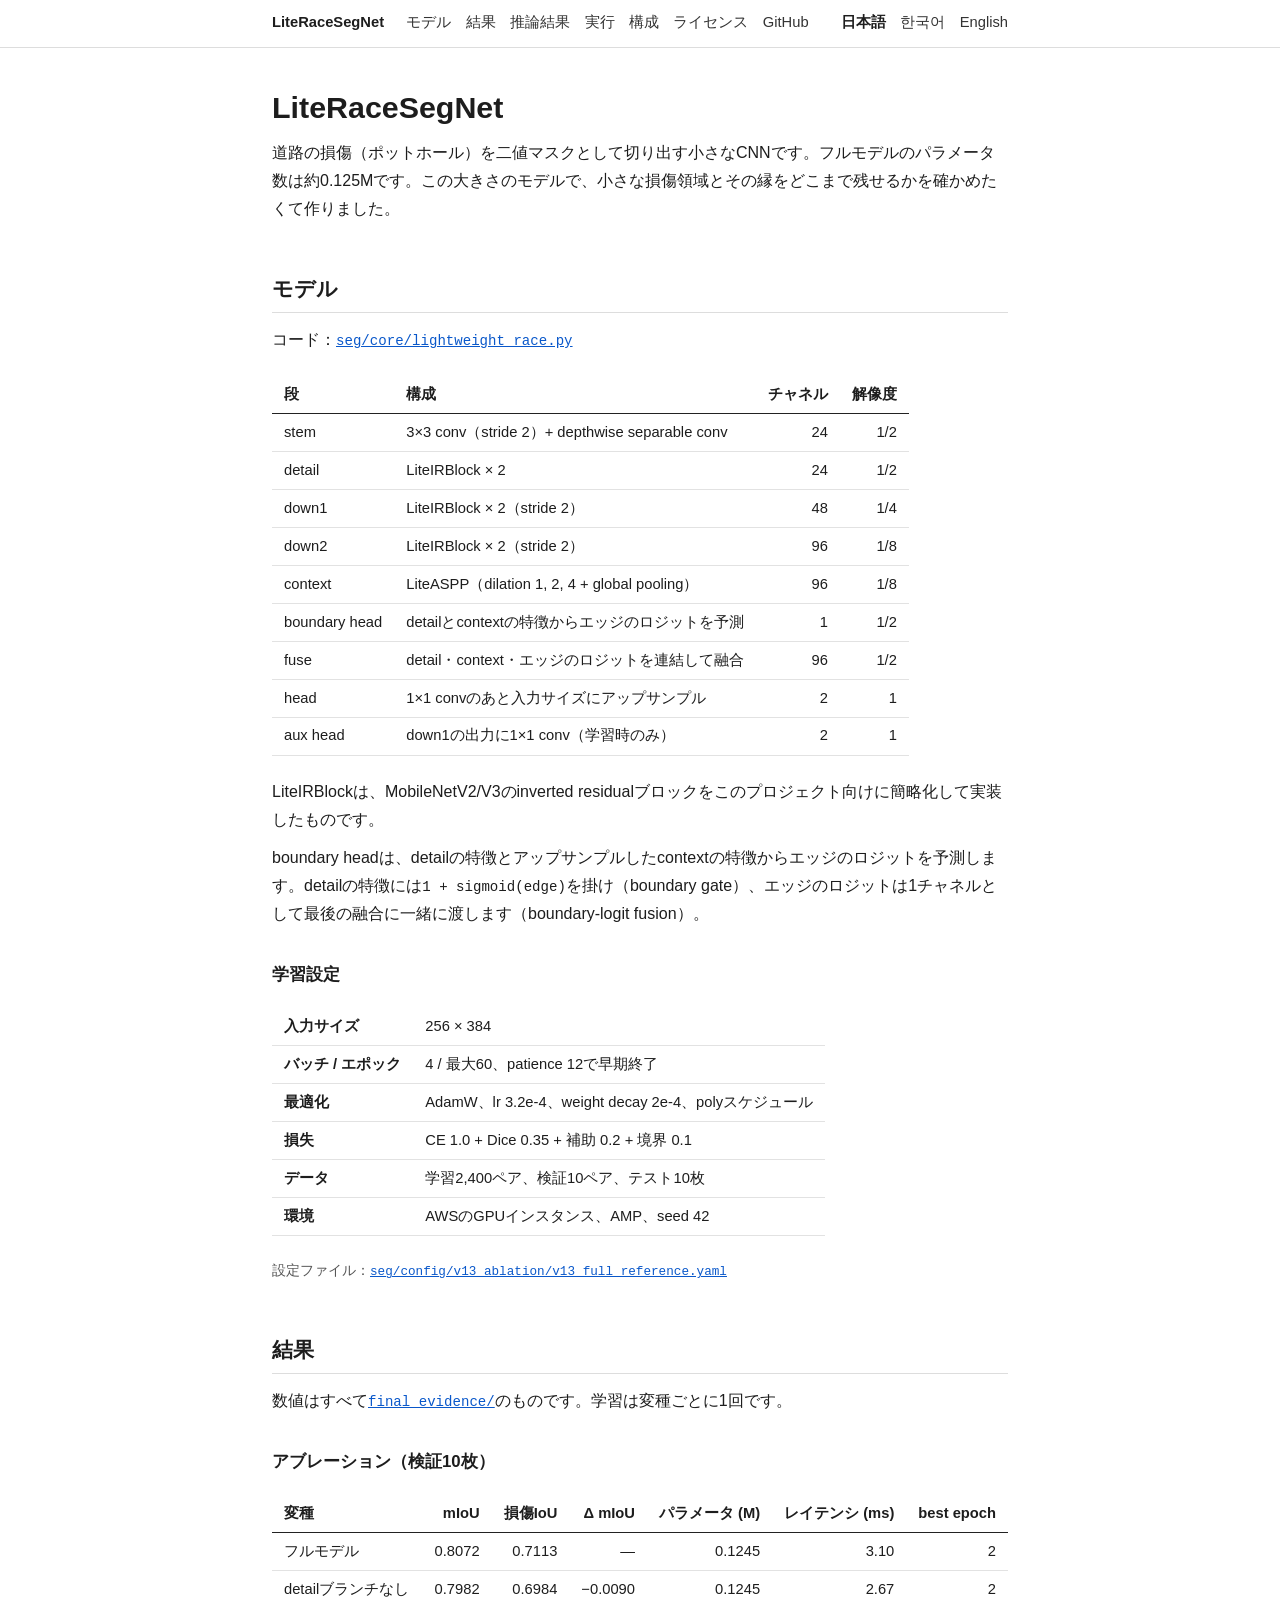
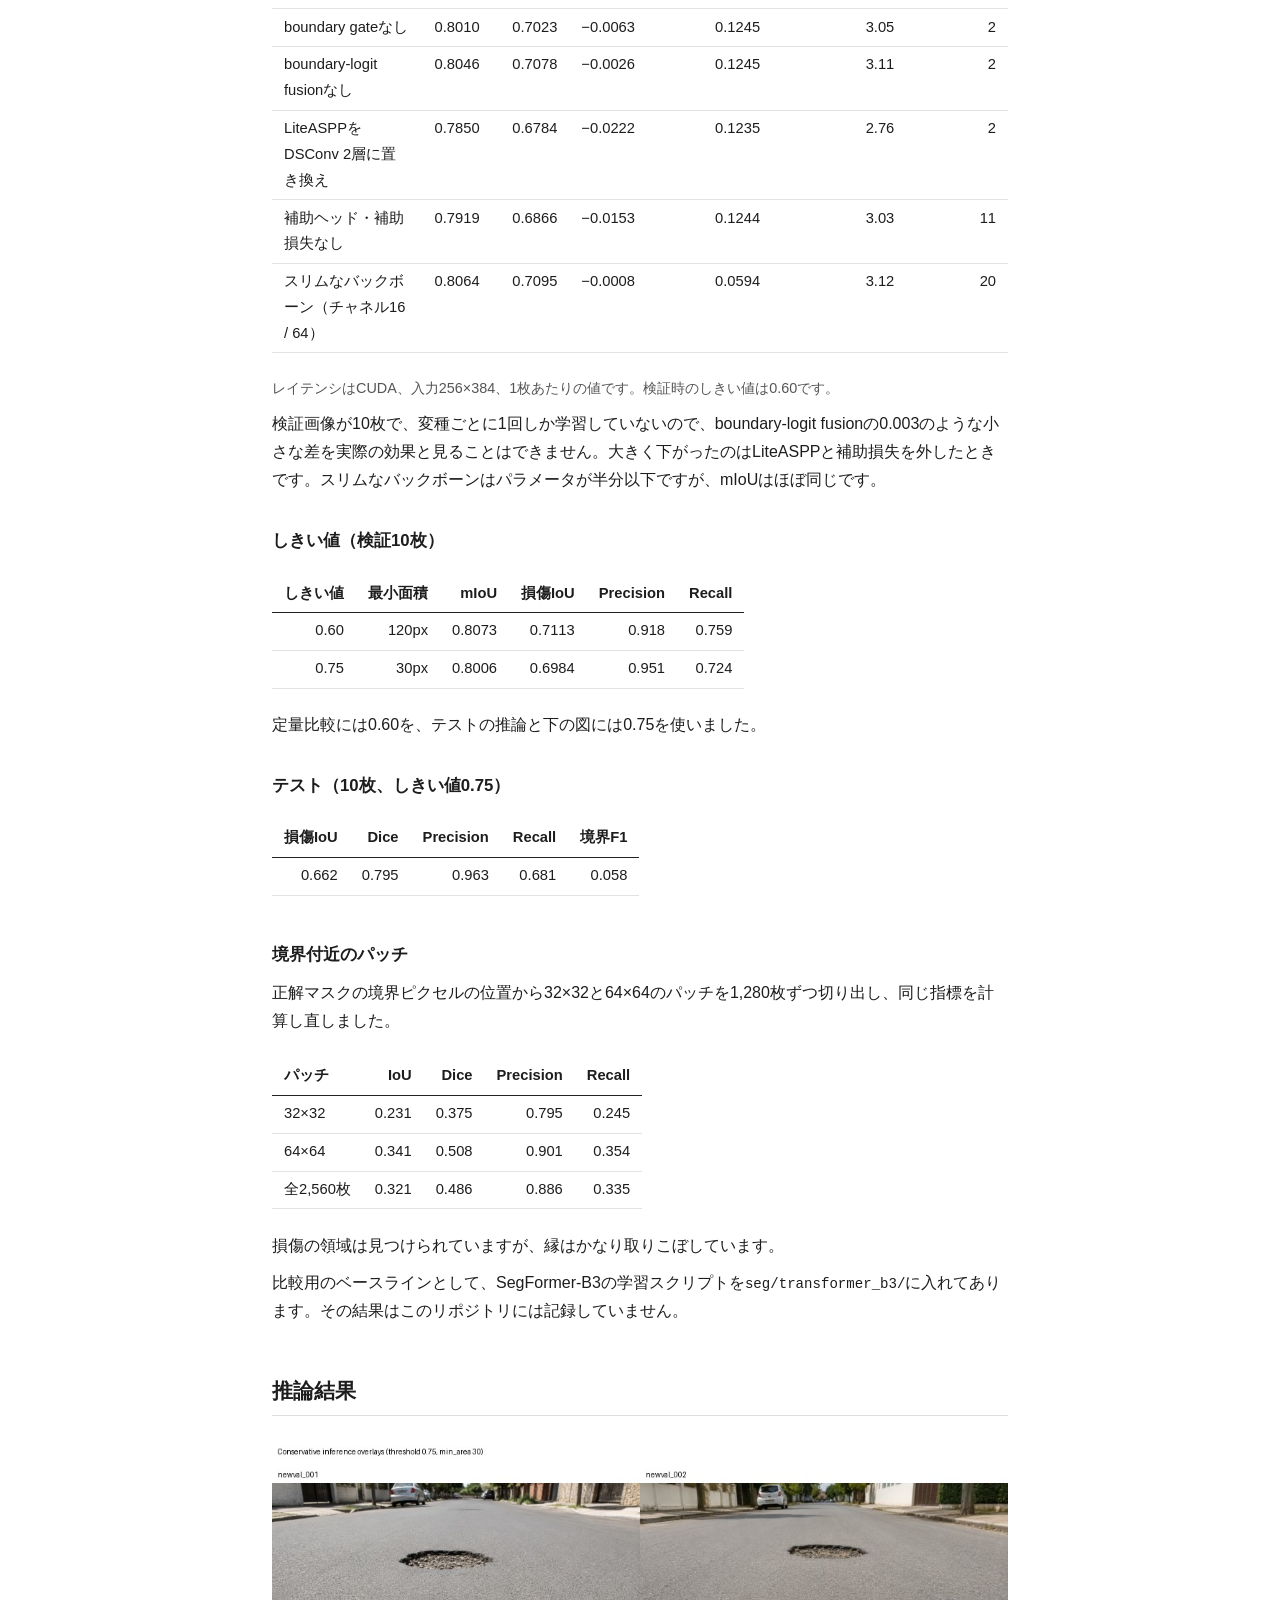
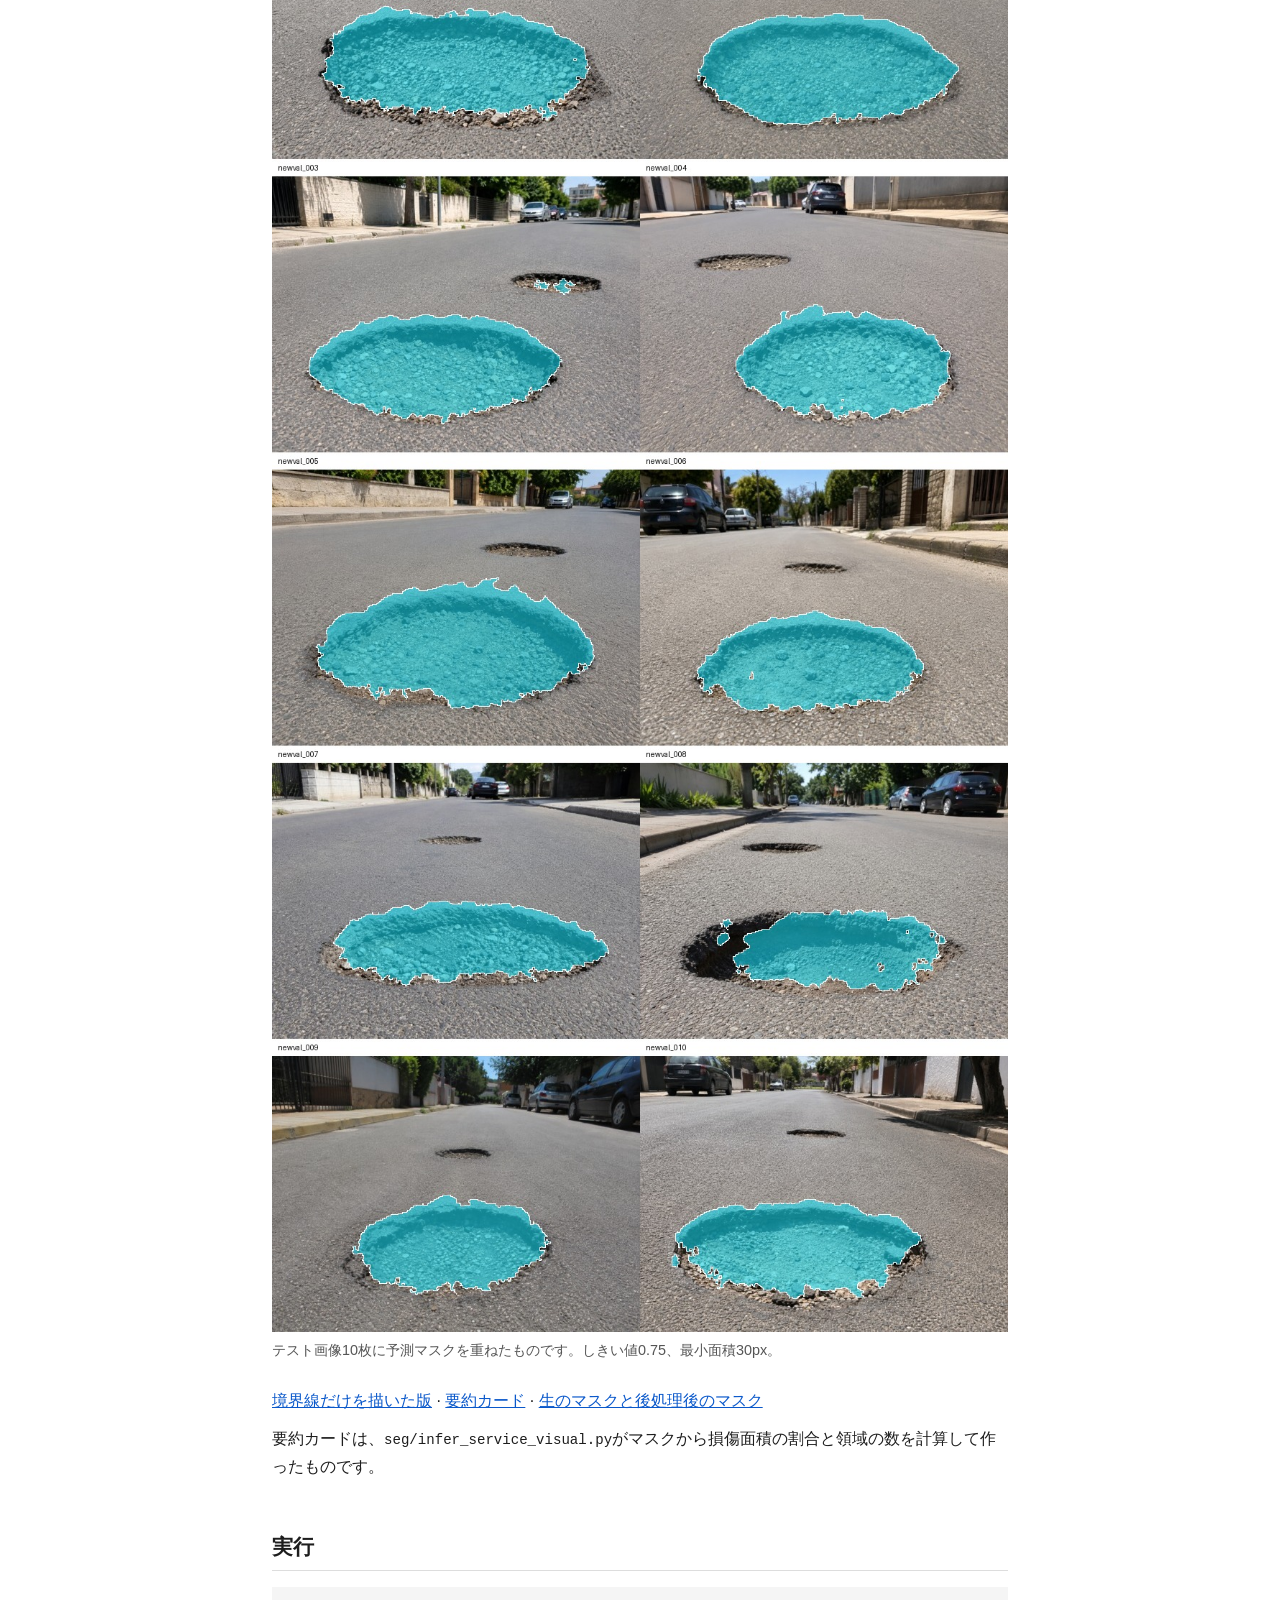
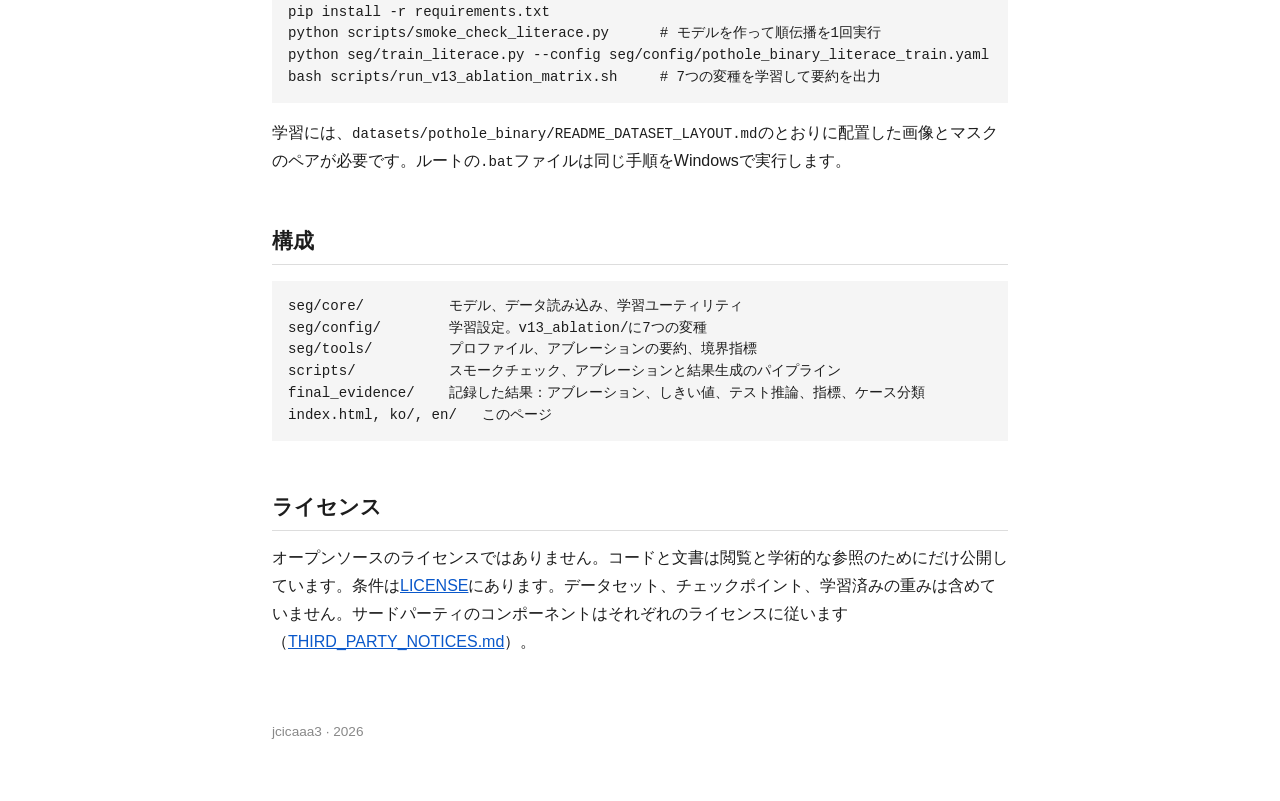
<file: index.html>
<!DOCTYPE html>
<html lang="ja">
<head>
<meta charset="utf-8">
<meta name="viewport" content="width=device-width, initial-scale=1">
<title>LiteRaceSegNet</title>
<meta name="description" content="道路のポットホールをピクセル単位で切り出す小さなCNN。パラメータ数は約0.125M。">
<link rel="alternate" hreflang="ko" href="ko/">
<link rel="alternate" hreflang="en" href="en/">
<link rel="stylesheet" href="assets/style.css?v=3">
</head>
<body>

<header class="site-header">
<div class="bar">
<a class="name" href="./">LiteRaceSegNet</a>
<nav class="menu">
<a href="#model">モデル</a>
<a href="#results">結果</a>
<a href="#samples">推論結果</a>
<a href="#run">実行</a>
<a href="#layout">構成</a>
<a href="#license">ライセンス</a>
<a href="https://github.com/jcicaaa3-cloud/LiteRaceSegNet-FINAL-">GitHub</a>
</nav>
<nav class="lang">
<span aria-current="page">日本語</span>
<a href="ko/" hreflang="ko">한국어</a>
<a href="en/" hreflang="en">English</a>
</nav>
</div>
</header>

<main>

<div class="intro">
<h1>LiteRaceSegNet</h1>
<p>道路の損傷（ポットホール）を二値マスクとして切り出す小さなCNNです。フルモデルのパラメータ数は約0.125Mです。この大きさのモデルで、小さな損傷領域とその縁をどこまで残せるかを確かめたくて作りました。</p>
</div>

<h2 id="model">モデル</h2>
<p>コード：<a href="https://github.com/jcicaaa3-cloud/LiteRaceSegNet-FINAL-/blob/main/seg/core/lightweight_race.py"><code>seg/core/lightweight_race.py</code></a></p>

<div class="table-wrap">
<table>
<thead><tr><th>段</th><th>構成</th><th class="num">チャネル</th><th class="num">解像度</th></tr></thead>
<tbody>
<tr><td>stem</td><td>3×3 conv（stride 2）+ depthwise separable conv</td><td class="num">24</td><td class="num">1/2</td></tr>
<tr><td>detail</td><td>LiteIRBlock × 2</td><td class="num">24</td><td class="num">1/2</td></tr>
<tr><td>down1</td><td>LiteIRBlock × 2（stride 2）</td><td class="num">48</td><td class="num">1/4</td></tr>
<tr><td>down2</td><td>LiteIRBlock × 2（stride 2）</td><td class="num">96</td><td class="num">1/8</td></tr>
<tr><td>context</td><td>LiteASPP（dilation 1, 2, 4 + global pooling）</td><td class="num">96</td><td class="num">1/8</td></tr>
<tr><td>boundary head</td><td>detailとcontextの特徴からエッジのロジットを予測</td><td class="num">1</td><td class="num">1/2</td></tr>
<tr><td>fuse</td><td>detail・context・エッジのロジットを連結して融合</td><td class="num">96</td><td class="num">1/2</td></tr>
<tr><td>head</td><td>1×1 convのあと入力サイズにアップサンプル</td><td class="num">2</td><td class="num">1</td></tr>
<tr><td>aux head</td><td>down1の出力に1×1 conv（学習時のみ）</td><td class="num">2</td><td class="num">1</td></tr>
</tbody>
</table>
</div>

<p>LiteIRBlockは、MobileNetV2/V3のinverted residualブロックをこのプロジェクト向けに簡略化して実装したものです。</p>
<p>boundary headは、detailの特徴とアップサンプルしたcontextの特徴からエッジのロジットを予測します。detailの特徴には<code>1 + sigmoid(edge)</code>を掛け（boundary gate）、エッジのロジットは1チャネルとして最後の融合に一緒に渡します（boundary-logit fusion）。</p>

<h3>学習設定</h3>
<div class="table-wrap">
<table>
<tbody>
<tr><th>入力サイズ</th><td>256 × 384</td></tr>
<tr><th>バッチ / エポック</th><td>4 / 最大60、patience 12で早期終了</td></tr>
<tr><th>最適化</th><td>AdamW、lr 3.2e-4、weight decay 2e-4、polyスケジュール</td></tr>
<tr><th>損失</th><td>CE 1.0 + Dice 0.35 + 補助 0.2 + 境界 0.1</td></tr>
<tr><th>データ</th><td>学習2,400ペア、検証10ペア、テスト10枚</td></tr>
<tr><th>環境</th><td>AWSのGPUインスタンス、AMP、seed 42</td></tr>
</tbody>
</table>
</div>
<p class="small">設定ファイル：<a href="https://github.com/jcicaaa3-cloud/LiteRaceSegNet-FINAL-/blob/main/seg/config/v13_ablation/v13_full_reference.yaml"><code>seg/config/v13_ablation/v13_full_reference.yaml</code></a></p>

<h2 id="results">結果</h2>
<p>数値はすべて<a href="https://github.com/jcicaaa3-cloud/LiteRaceSegNet-FINAL-/tree/main/final_evidence"><code>final_evidence/</code></a>のものです。学習は変種ごとに1回です。</p>

<h3>アブレーション（検証10枚）</h3>
<div class="table-wrap">
<table>
<thead><tr><th>変種</th><th class="num">mIoU</th><th class="num">損傷IoU</th><th class="num">Δ mIoU</th><th class="num">パラメータ (M)</th><th class="num">レイテンシ (ms)</th><th class="num">best epoch</th></tr></thead>
<tbody>
<tr><td>フルモデル</td><td class="num">0.8072</td><td class="num">0.7113</td><td class="num">—</td><td class="num">0.1245</td><td class="num">3.10</td><td class="num">2</td></tr>
<tr><td>detailブランチなし</td><td class="num">0.7982</td><td class="num">0.6984</td><td class="num">−0.0090</td><td class="num">0.1245</td><td class="num">2.67</td><td class="num">2</td></tr>
<tr><td>boundary gateなし</td><td class="num">0.8010</td><td class="num">0.7023</td><td class="num">−0.0063</td><td class="num">0.1245</td><td class="num">3.05</td><td class="num">2</td></tr>
<tr><td>boundary-logit fusionなし</td><td class="num">0.8046</td><td class="num">0.7078</td><td class="num">−0.0026</td><td class="num">0.1245</td><td class="num">3.11</td><td class="num">2</td></tr>
<tr><td>LiteASPPをDSConv 2層に置き換え</td><td class="num">0.7850</td><td class="num">0.6784</td><td class="num">−0.0222</td><td class="num">0.1235</td><td class="num">2.76</td><td class="num">2</td></tr>
<tr><td>補助ヘッド・補助損失なし</td><td class="num">0.7919</td><td class="num">0.6866</td><td class="num">−0.0153</td><td class="num">0.1244</td><td class="num">3.03</td><td class="num">11</td></tr>
<tr><td>スリムなバックボーン（チャネル16 / 64）</td><td class="num">0.8064</td><td class="num">0.7095</td><td class="num">−0.0008</td><td class="num">0.0594</td><td class="num">3.12</td><td class="num">20</td></tr>
</tbody>
</table>
</div>
<p class="small">レイテンシはCUDA、入力256×384、1枚あたりの値です。検証時のしきい値は0.60です。</p>
<p>検証画像が10枚で、変種ごとに1回しか学習していないので、boundary-logit fusionの0.003のような小さな差を実際の効果と見ることはできません。大きく下がったのはLiteASPPと補助損失を外したときです。スリムなバックボーンはパラメータが半分以下ですが、mIoUはほぼ同じです。</p>

<h3>しきい値（検証10枚）</h3>
<div class="table-wrap">
<table>
<thead><tr><th class="num">しきい値</th><th class="num">最小面積</th><th class="num">mIoU</th><th class="num">損傷IoU</th><th class="num">Precision</th><th class="num">Recall</th></tr></thead>
<tbody>
<tr><td class="num">0.60</td><td class="num">120px</td><td class="num">0.8073</td><td class="num">0.7113</td><td class="num">0.918</td><td class="num">0.759</td></tr>
<tr><td class="num">0.75</td><td class="num">30px</td><td class="num">0.8006</td><td class="num">0.6984</td><td class="num">0.951</td><td class="num">0.724</td></tr>
</tbody>
</table>
</div>
<p>定量比較には0.60を、テストの推論と下の図には0.75を使いました。</p>

<h3>テスト（10枚、しきい値0.75）</h3>
<div class="table-wrap">
<table>
<thead><tr><th class="num">損傷IoU</th><th class="num">Dice</th><th class="num">Precision</th><th class="num">Recall</th><th class="num">境界F1</th></tr></thead>
<tbody>
<tr><td class="num">0.662</td><td class="num">0.795</td><td class="num">0.963</td><td class="num">0.681</td><td class="num">0.058</td></tr>
</tbody>
</table>
</div>

<h3>境界付近のパッチ</h3>
<p>正解マスクの境界ピクセルの位置から32×32と64×64のパッチを1,280枚ずつ切り出し、同じ指標を計算し直しました。</p>
<div class="table-wrap">
<table>
<thead><tr><th>パッチ</th><th class="num">IoU</th><th class="num">Dice</th><th class="num">Precision</th><th class="num">Recall</th></tr></thead>
<tbody>
<tr><td>32×32</td><td class="num">0.231</td><td class="num">0.375</td><td class="num">0.795</td><td class="num">0.245</td></tr>
<tr><td>64×64</td><td class="num">0.341</td><td class="num">0.508</td><td class="num">0.901</td><td class="num">0.354</td></tr>
<tr><td>全2,560枚</td><td class="num">0.321</td><td class="num">0.486</td><td class="num">0.886</td><td class="num">0.335</td></tr>
</tbody>
</table>
</div>
<p>損傷の領域は見つけられていますが、縁はかなり取りこぼしています。</p>
<p>比較用のベースラインとして、SegFormer-B3の学習スクリプトを<code>seg/transformer_b3/</code>に入れてあります。その結果はこのリポジトリには記録していません。</p>

<h2 id="samples">推論結果</h2>
<figure>
<img src="docs/assets/v13/service_overlays_sheet_10_samples.jpg" alt="テスト画像10枚に予測マスクを重ねた図" width="1024" height="2076">
<figcaption>テスト画像10枚に予測マスクを重ねたものです。しきい値0.75、最小面積30px。</figcaption>
</figure>
<p><a href="docs/assets/v13/service_boundaries_sheet_10_samples.jpg">境界線だけを描いた版</a> · <a href="docs/assets/v13/service_cards_sheet_10_samples.jpg">要約カード</a> · <a href="https://github.com/jcicaaa3-cloud/LiteRaceSegNet-FINAL-/tree/main/final_evidence/03_test_inference">生のマスクと後処理後のマスク</a></p>
<p>要約カードは、<code>seg/infer_service_visual.py</code>がマスクから損傷面積の割合と領域の数を計算して作ったものです。</p>

<h2 id="run">実行</h2>
<pre>pip install -r requirements.txt
python scripts/smoke_check_literace.py      # モデルを作って順伝播を1回実行
python seg/train_literace.py --config seg/config/pothole_binary_literace_train.yaml
bash scripts/run_v13_ablation_matrix.sh     # 7つの変種を学習して要約を出力</pre>
<p>学習には、<code>datasets/pothole_binary/README_DATASET_LAYOUT.md</code>のとおりに配置した画像とマスクのペアが必要です。ルートの<code>.bat</code>ファイルは同じ手順をWindowsで実行します。</p>

<h2 id="layout">構成</h2>
<pre>seg/core/          モデル、データ読み込み、学習ユーティリティ
seg/config/        学習設定。v13_ablation/に7つの変種
seg/tools/         プロファイル、アブレーションの要約、境界指標
scripts/           スモークチェック、アブレーションと結果生成のパイプライン
final_evidence/    記録した結果：アブレーション、しきい値、テスト推論、指標、ケース分類
index.html, ko/, en/   このページ</pre>

<h2 id="license">ライセンス</h2>
<p>オープンソースのライセンスではありません。コードと文書は閲覧と学術的な参照のためにだけ公開しています。条件は<a href="https://github.com/jcicaaa3-cloud/LiteRaceSegNet-FINAL-/blob/main/LICENSE">LICENSE</a>にあります。データセット、チェックポイント、学習済みの重みは含めていません。サードパーティのコンポーネントはそれぞれのライセンスに従います（<a href="https://github.com/jcicaaa3-cloud/LiteRaceSegNet-FINAL-/blob/main/THIRD_PARTY_NOTICES.md">THIRD_PARTY_NOTICES.md</a>）。</p>

</main>

<footer>
<p>jcicaaa3 · 2026</p>
</footer>

</body>
</html>
</file>
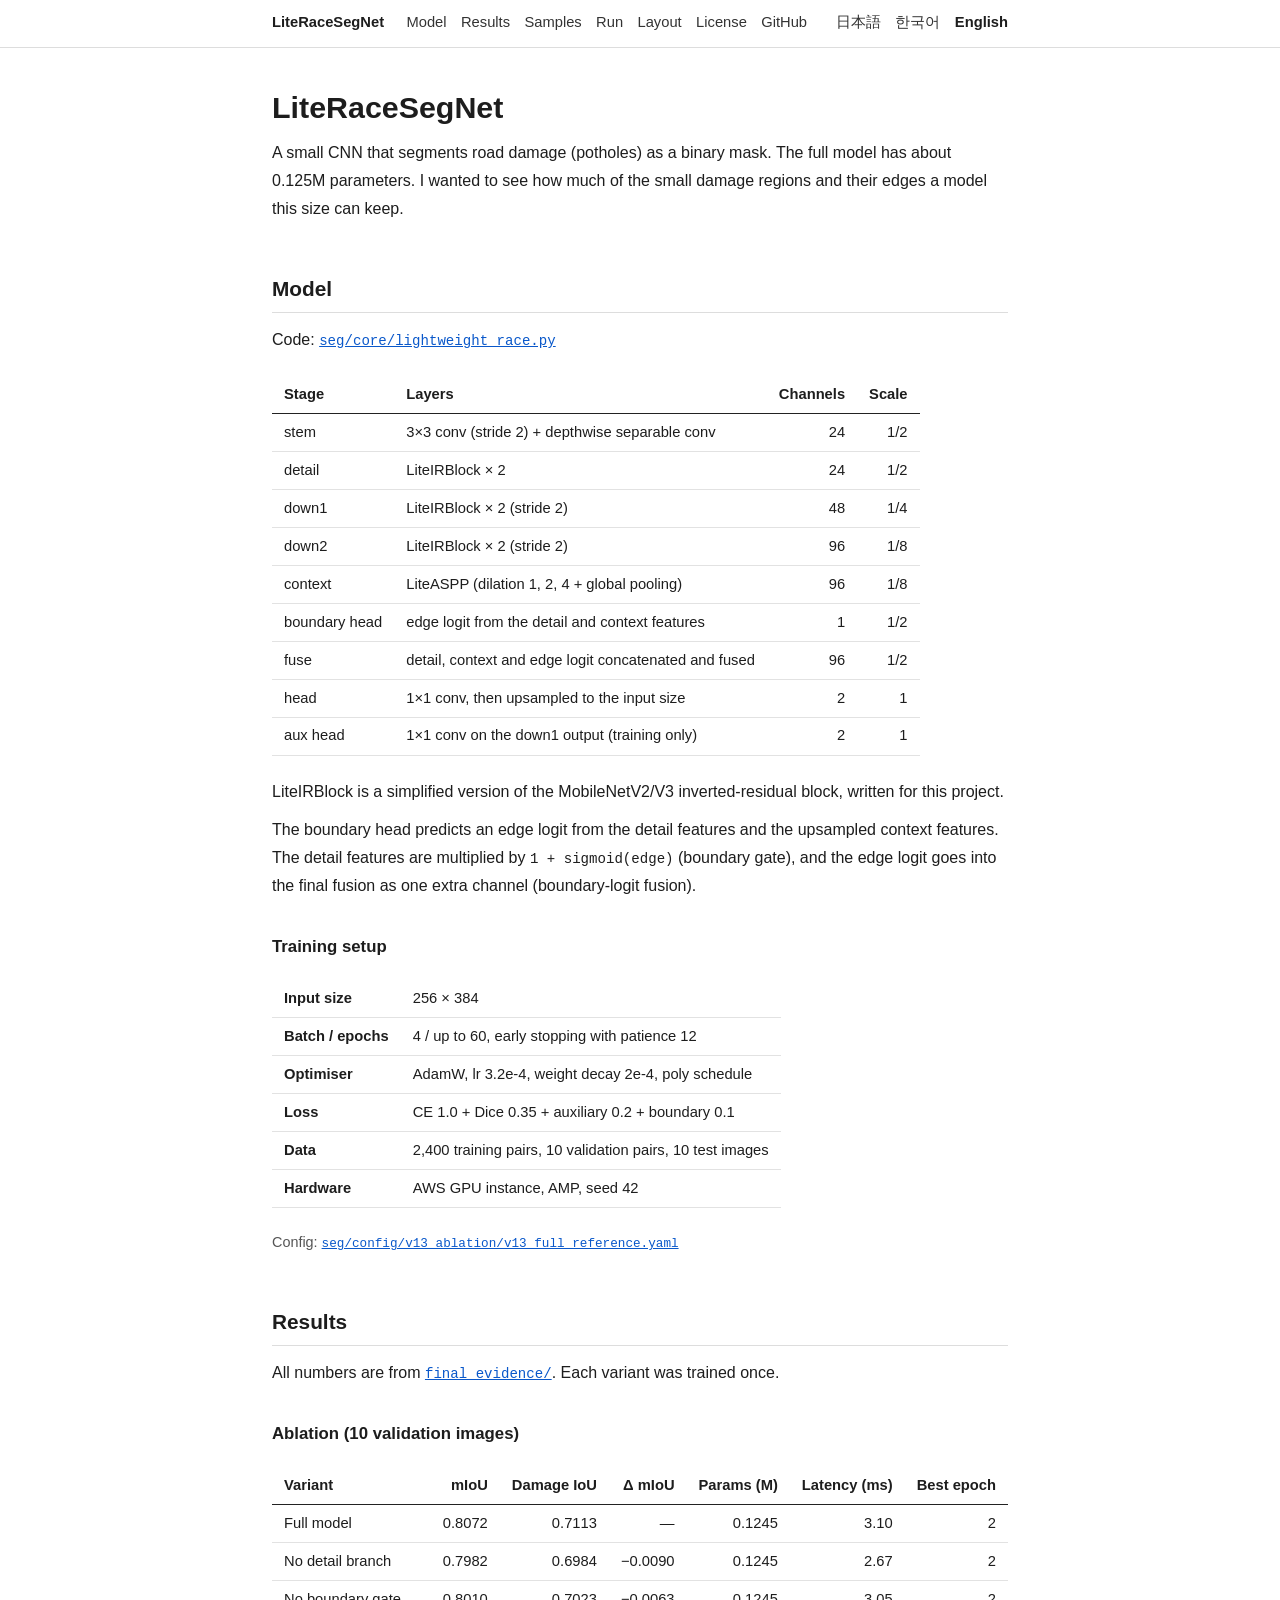
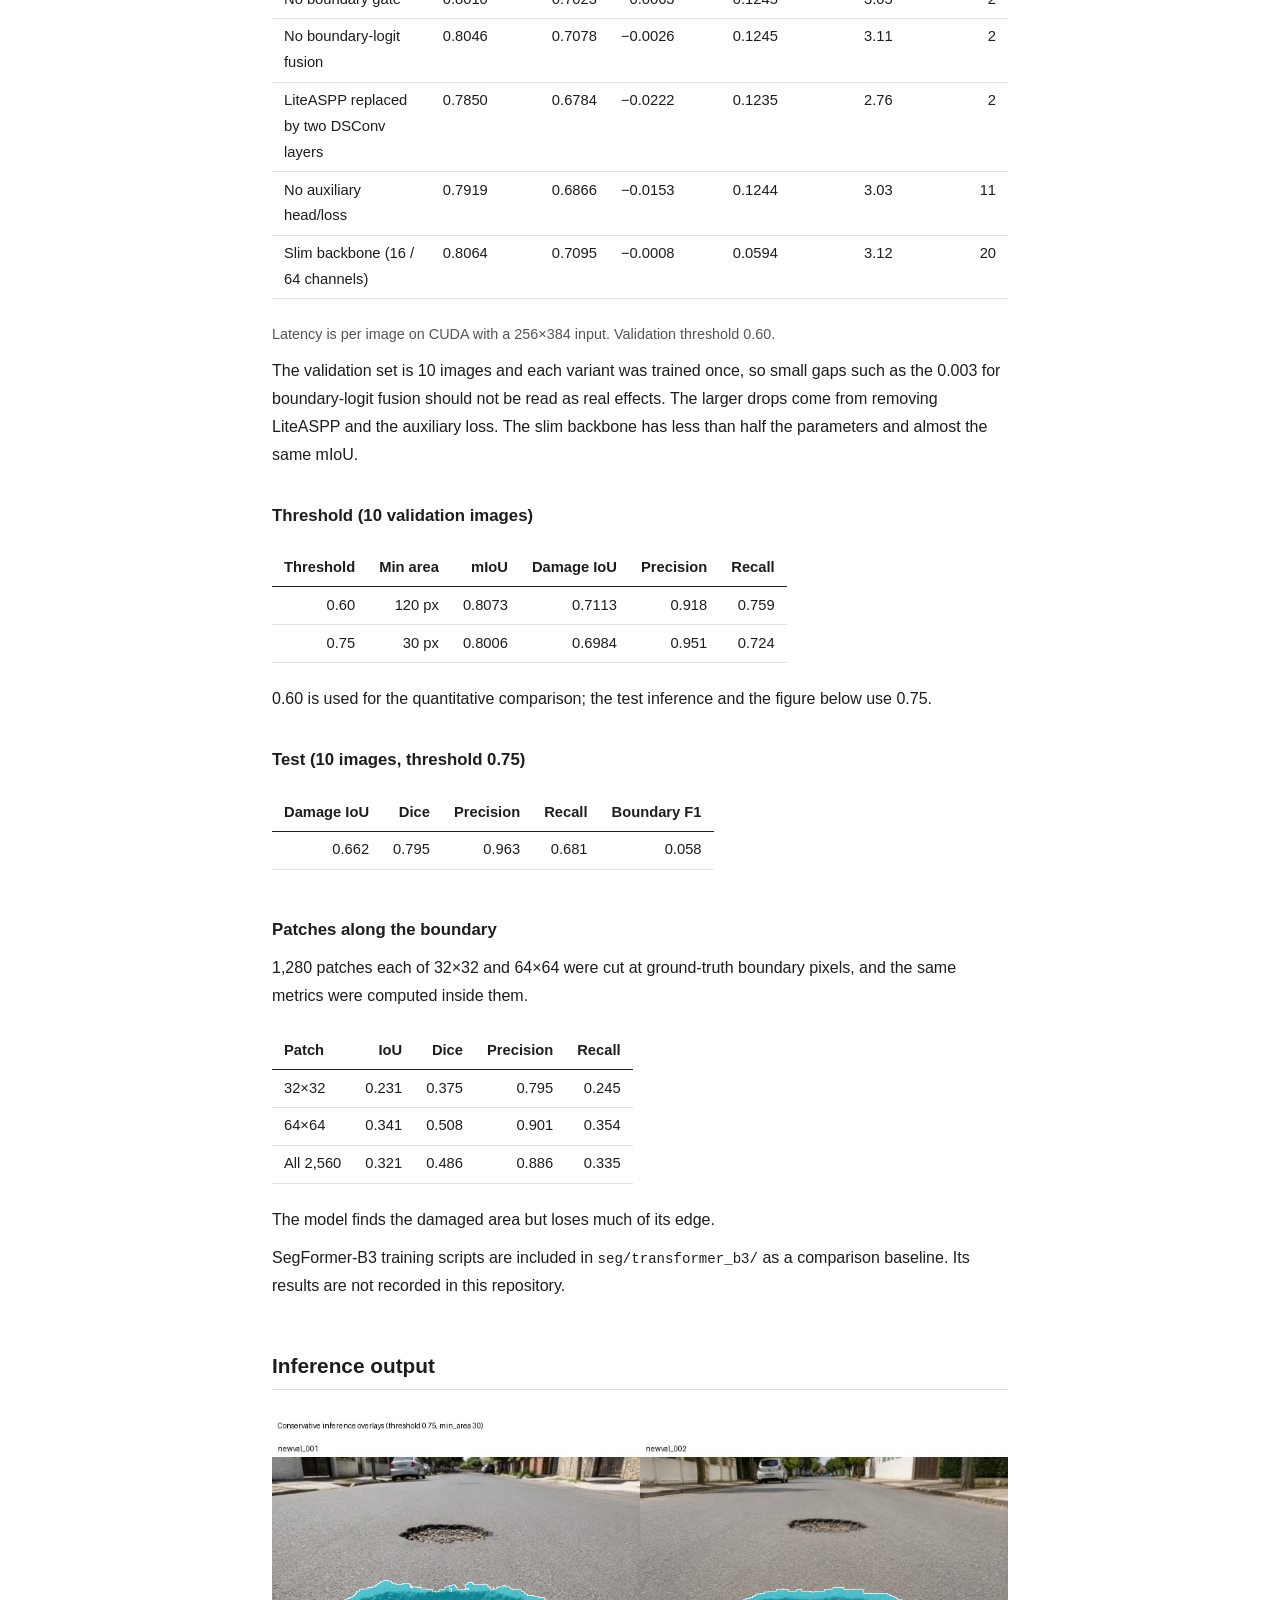
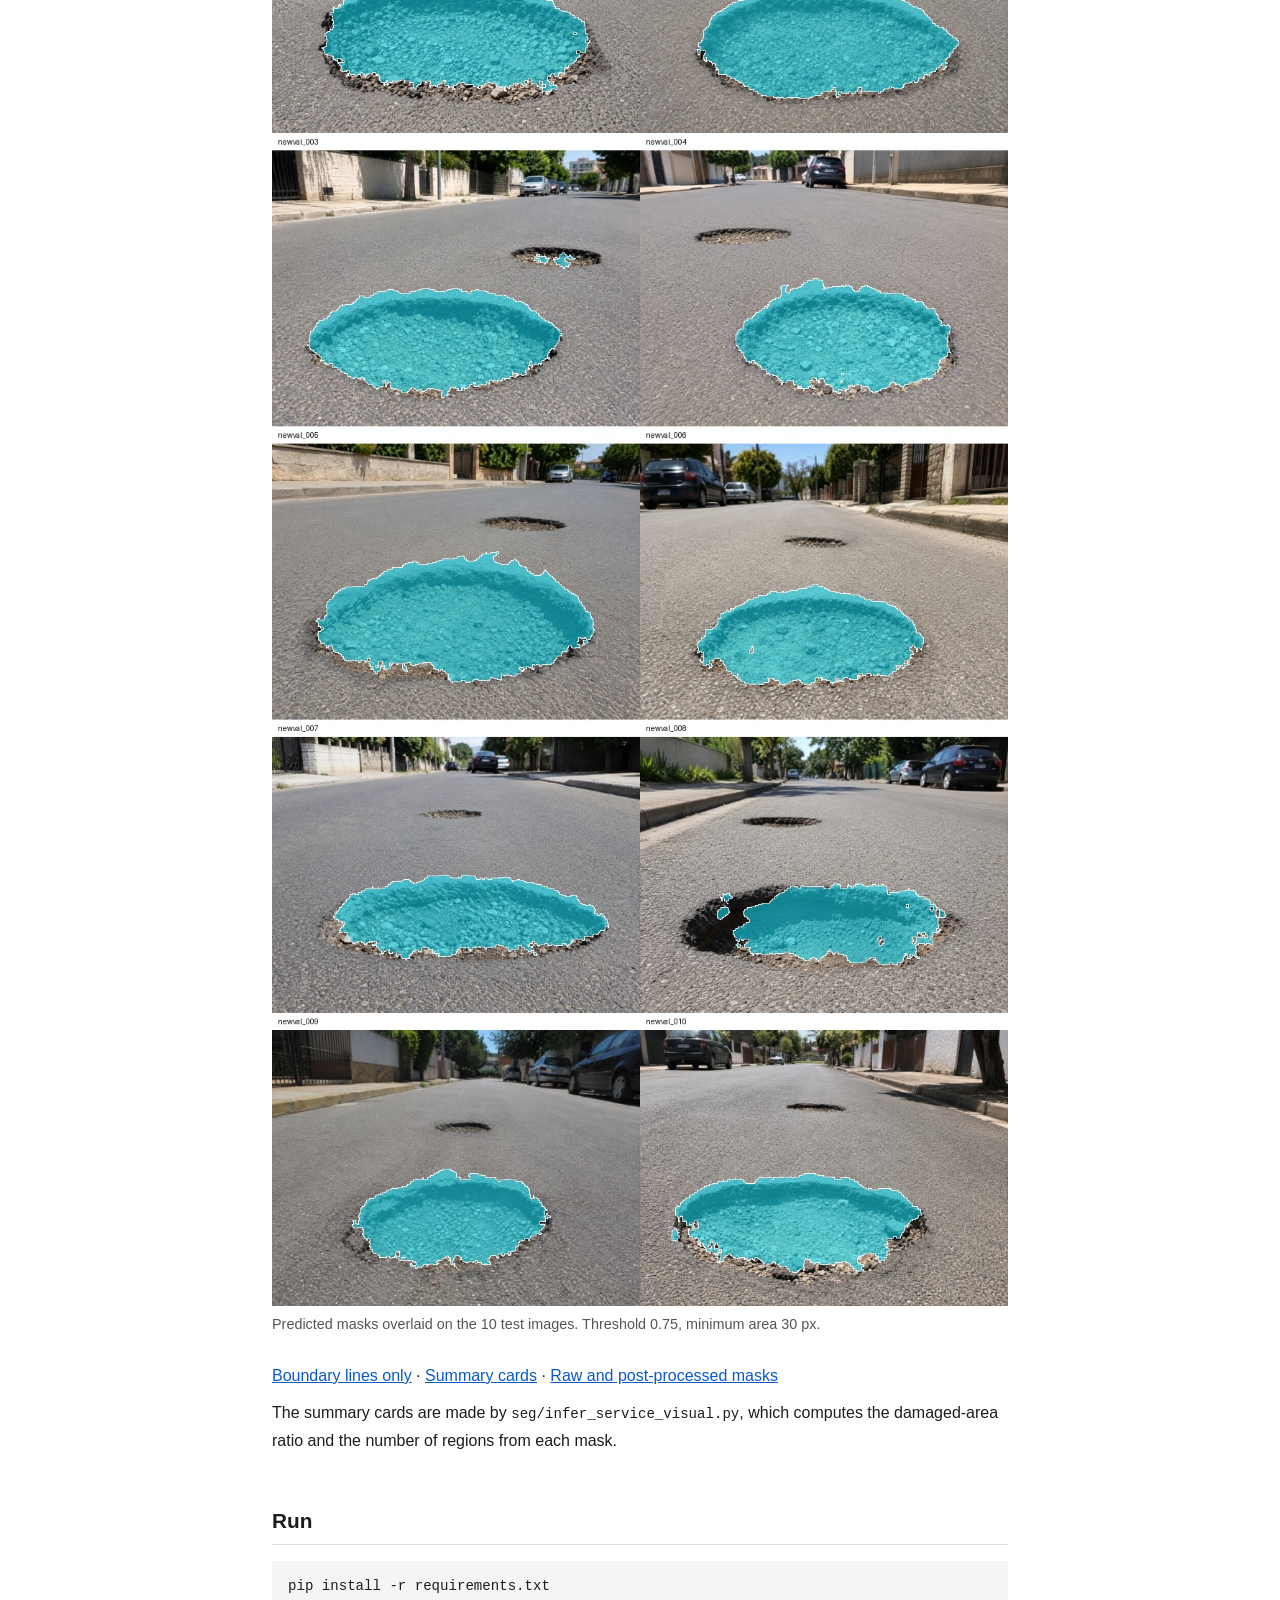
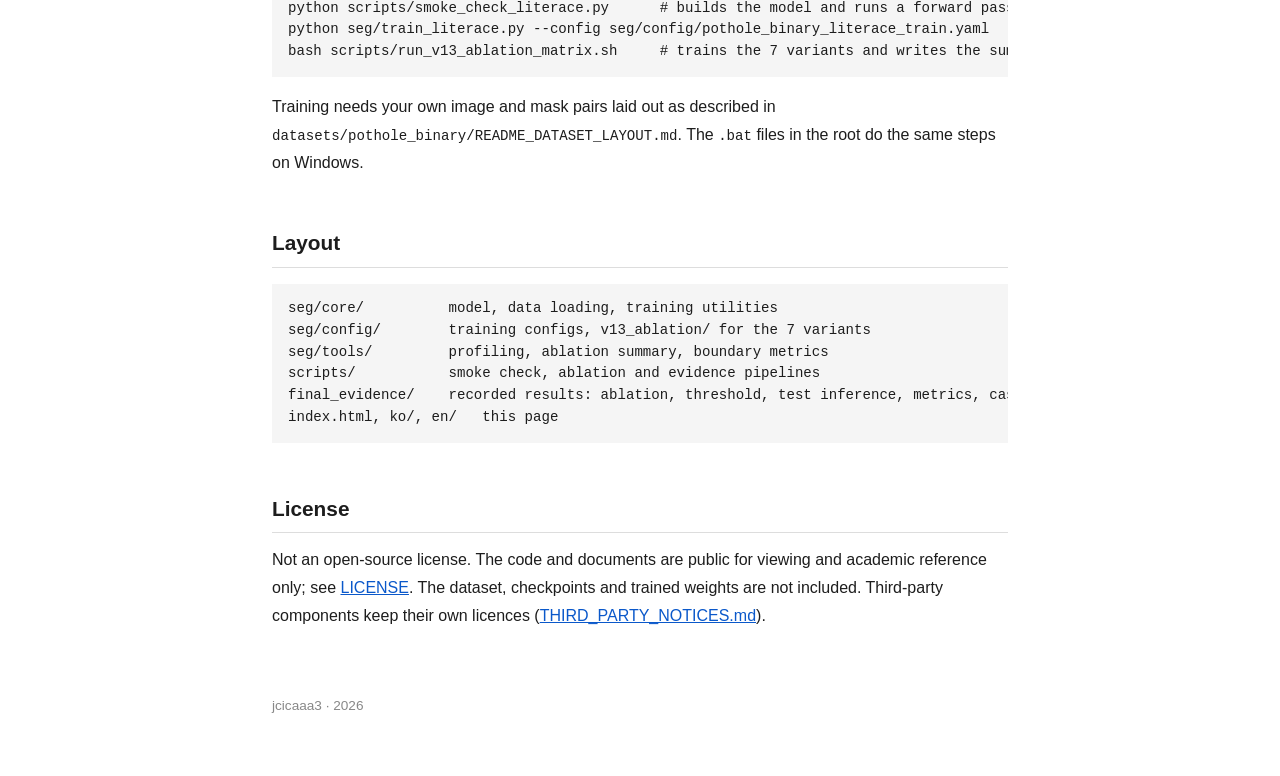
<file: en/index.html>
<!DOCTYPE html>
<html lang="en">
<head>
<meta charset="utf-8">
<meta name="viewport" content="width=device-width, initial-scale=1">
<title>LiteRaceSegNet</title>
<meta name="description" content="A small CNN that segments potholes in road images. About 0.125M parameters.">
<link rel="alternate" hreflang="ja" href="../">
<link rel="alternate" hreflang="ko" href="../ko/">
<link rel="stylesheet" href="../assets/style.css?v=3">
</head>
<body>

<header class="site-header">
<div class="bar">
<a class="name" href="./">LiteRaceSegNet</a>
<nav class="menu">
<a href="#model">Model</a>
<a href="#results">Results</a>
<a href="#samples">Samples</a>
<a href="#run">Run</a>
<a href="#layout">Layout</a>
<a href="#license">License</a>
<a href="https://github.com/jcicaaa3-cloud/LiteRaceSegNet-FINAL-">GitHub</a>
</nav>
<nav class="lang">
<a href="../" hreflang="ja">日本語</a>
<a href="../ko/" hreflang="ko">한국어</a>
<span aria-current="page">English</span>
</nav>
</div>
</header>

<main>

<div class="intro">
<h1>LiteRaceSegNet</h1>
<p>A small CNN that segments road damage (potholes) as a binary mask. The full model has about 0.125M parameters. I wanted to see how much of the small damage regions and their edges a model this size can keep.</p>
</div>

<h2 id="model">Model</h2>
<p>Code: <a href="https://github.com/jcicaaa3-cloud/LiteRaceSegNet-FINAL-/blob/main/seg/core/lightweight_race.py"><code>seg/core/lightweight_race.py</code></a></p>

<div class="table-wrap">
<table>
<thead><tr><th>Stage</th><th>Layers</th><th class="num">Channels</th><th class="num">Scale</th></tr></thead>
<tbody>
<tr><td>stem</td><td>3×3 conv (stride 2) + depthwise separable conv</td><td class="num">24</td><td class="num">1/2</td></tr>
<tr><td>detail</td><td>LiteIRBlock × 2</td><td class="num">24</td><td class="num">1/2</td></tr>
<tr><td>down1</td><td>LiteIRBlock × 2 (stride 2)</td><td class="num">48</td><td class="num">1/4</td></tr>
<tr><td>down2</td><td>LiteIRBlock × 2 (stride 2)</td><td class="num">96</td><td class="num">1/8</td></tr>
<tr><td>context</td><td>LiteASPP (dilation 1, 2, 4 + global pooling)</td><td class="num">96</td><td class="num">1/8</td></tr>
<tr><td>boundary head</td><td>edge logit from the detail and context features</td><td class="num">1</td><td class="num">1/2</td></tr>
<tr><td>fuse</td><td>detail, context and edge logit concatenated and fused</td><td class="num">96</td><td class="num">1/2</td></tr>
<tr><td>head</td><td>1×1 conv, then upsampled to the input size</td><td class="num">2</td><td class="num">1</td></tr>
<tr><td>aux head</td><td>1×1 conv on the down1 output (training only)</td><td class="num">2</td><td class="num">1</td></tr>
</tbody>
</table>
</div>

<p>LiteIRBlock is a simplified version of the MobileNetV2/V3 inverted-residual block, written for this project.</p>
<p>The boundary head predicts an edge logit from the detail features and the upsampled context features. The detail features are multiplied by <code>1 + sigmoid(edge)</code> (boundary gate), and the edge logit goes into the final fusion as one extra channel (boundary-logit fusion).</p>

<h3>Training setup</h3>
<div class="table-wrap">
<table>
<tbody>
<tr><th>Input size</th><td>256 × 384</td></tr>
<tr><th>Batch / epochs</th><td>4 / up to 60, early stopping with patience 12</td></tr>
<tr><th>Optimiser</th><td>AdamW, lr 3.2e-4, weight decay 2e-4, poly schedule</td></tr>
<tr><th>Loss</th><td>CE 1.0 + Dice 0.35 + auxiliary 0.2 + boundary 0.1</td></tr>
<tr><th>Data</th><td>2,400 training pairs, 10 validation pairs, 10 test images</td></tr>
<tr><th>Hardware</th><td>AWS GPU instance, AMP, seed 42</td></tr>
</tbody>
</table>
</div>
<p class="small">Config: <a href="https://github.com/jcicaaa3-cloud/LiteRaceSegNet-FINAL-/blob/main/seg/config/v13_ablation/v13_full_reference.yaml"><code>seg/config/v13_ablation/v13_full_reference.yaml</code></a></p>

<h2 id="results">Results</h2>
<p>All numbers are from <a href="https://github.com/jcicaaa3-cloud/LiteRaceSegNet-FINAL-/tree/main/final_evidence"><code>final_evidence/</code></a>. Each variant was trained once.</p>

<h3>Ablation (10 validation images)</h3>
<div class="table-wrap">
<table>
<thead><tr><th>Variant</th><th class="num">mIoU</th><th class="num">Damage IoU</th><th class="num">Δ mIoU</th><th class="num">Params (M)</th><th class="num">Latency (ms)</th><th class="num">Best epoch</th></tr></thead>
<tbody>
<tr><td>Full model</td><td class="num">0.8072</td><td class="num">0.7113</td><td class="num">—</td><td class="num">0.1245</td><td class="num">3.10</td><td class="num">2</td></tr>
<tr><td>No detail branch</td><td class="num">0.7982</td><td class="num">0.6984</td><td class="num">−0.0090</td><td class="num">0.1245</td><td class="num">2.67</td><td class="num">2</td></tr>
<tr><td>No boundary gate</td><td class="num">0.8010</td><td class="num">0.7023</td><td class="num">−0.0063</td><td class="num">0.1245</td><td class="num">3.05</td><td class="num">2</td></tr>
<tr><td>No boundary-logit fusion</td><td class="num">0.8046</td><td class="num">0.7078</td><td class="num">−0.0026</td><td class="num">0.1245</td><td class="num">3.11</td><td class="num">2</td></tr>
<tr><td>LiteASPP replaced by two DSConv layers</td><td class="num">0.7850</td><td class="num">0.6784</td><td class="num">−0.0222</td><td class="num">0.1235</td><td class="num">2.76</td><td class="num">2</td></tr>
<tr><td>No auxiliary head/loss</td><td class="num">0.7919</td><td class="num">0.6866</td><td class="num">−0.0153</td><td class="num">0.1244</td><td class="num">3.03</td><td class="num">11</td></tr>
<tr><td>Slim backbone (16 / 64 channels)</td><td class="num">0.8064</td><td class="num">0.7095</td><td class="num">−0.0008</td><td class="num">0.0594</td><td class="num">3.12</td><td class="num">20</td></tr>
</tbody>
</table>
</div>
<p class="small">Latency is per image on CUDA with a 256×384 input. Validation threshold 0.60.</p>
<p>The validation set is 10 images and each variant was trained once, so small gaps such as the 0.003 for boundary-logit fusion should not be read as real effects. The larger drops come from removing LiteASPP and the auxiliary loss. The slim backbone has less than half the parameters and almost the same mIoU.</p>

<h3>Threshold (10 validation images)</h3>
<div class="table-wrap">
<table>
<thead><tr><th class="num">Threshold</th><th class="num">Min area</th><th class="num">mIoU</th><th class="num">Damage IoU</th><th class="num">Precision</th><th class="num">Recall</th></tr></thead>
<tbody>
<tr><td class="num">0.60</td><td class="num">120 px</td><td class="num">0.8073</td><td class="num">0.7113</td><td class="num">0.918</td><td class="num">0.759</td></tr>
<tr><td class="num">0.75</td><td class="num">30 px</td><td class="num">0.8006</td><td class="num">0.6984</td><td class="num">0.951</td><td class="num">0.724</td></tr>
</tbody>
</table>
</div>
<p>0.60 is used for the quantitative comparison; the test inference and the figure below use 0.75.</p>

<h3>Test (10 images, threshold 0.75)</h3>
<div class="table-wrap">
<table>
<thead><tr><th class="num">Damage IoU</th><th class="num">Dice</th><th class="num">Precision</th><th class="num">Recall</th><th class="num">Boundary F1</th></tr></thead>
<tbody>
<tr><td class="num">0.662</td><td class="num">0.795</td><td class="num">0.963</td><td class="num">0.681</td><td class="num">0.058</td></tr>
</tbody>
</table>
</div>

<h3>Patches along the boundary</h3>
<p>1,280 patches each of 32×32 and 64×64 were cut at ground-truth boundary pixels, and the same metrics were computed inside them.</p>
<div class="table-wrap">
<table>
<thead><tr><th>Patch</th><th class="num">IoU</th><th class="num">Dice</th><th class="num">Precision</th><th class="num">Recall</th></tr></thead>
<tbody>
<tr><td>32×32</td><td class="num">0.231</td><td class="num">0.375</td><td class="num">0.795</td><td class="num">0.245</td></tr>
<tr><td>64×64</td><td class="num">0.341</td><td class="num">0.508</td><td class="num">0.901</td><td class="num">0.354</td></tr>
<tr><td>All 2,560</td><td class="num">0.321</td><td class="num">0.486</td><td class="num">0.886</td><td class="num">0.335</td></tr>
</tbody>
</table>
</div>
<p>The model finds the damaged area but loses much of its edge.</p>
<p>SegFormer-B3 training scripts are included in <code>seg/transformer_b3/</code> as a comparison baseline. Its results are not recorded in this repository.</p>

<h2 id="samples">Inference output</h2>
<figure>
<img src="../docs/assets/v13/service_overlays_sheet_10_samples.jpg" alt="Predicted masks overlaid on the 10 test images" width="1024" height="2076">
<figcaption>Predicted masks overlaid on the 10 test images. Threshold 0.75, minimum area 30 px.</figcaption>
</figure>
<p><a href="../docs/assets/v13/service_boundaries_sheet_10_samples.jpg">Boundary lines only</a> · <a href="../docs/assets/v13/service_cards_sheet_10_samples.jpg">Summary cards</a> · <a href="https://github.com/jcicaaa3-cloud/LiteRaceSegNet-FINAL-/tree/main/final_evidence/03_test_inference">Raw and post-processed masks</a></p>
<p>The summary cards are made by <code>seg/infer_service_visual.py</code>, which computes the damaged-area ratio and the number of regions from each mask.</p>

<h2 id="run">Run</h2>
<pre>pip install -r requirements.txt
python scripts/smoke_check_literace.py      # builds the model and runs a forward pass
python seg/train_literace.py --config seg/config/pothole_binary_literace_train.yaml
bash scripts/run_v13_ablation_matrix.sh     # trains the 7 variants and writes the summary</pre>
<p>Training needs your own image and mask pairs laid out as described in <code>datasets/pothole_binary/README_DATASET_LAYOUT.md</code>. The <code>.bat</code> files in the root do the same steps on Windows.</p>

<h2 id="layout">Layout</h2>
<pre>seg/core/          model, data loading, training utilities
seg/config/        training configs, v13_ablation/ for the 7 variants
seg/tools/         profiling, ablation summary, boundary metrics
scripts/           smoke check, ablation and evidence pipelines
final_evidence/    recorded results: ablation, threshold, test inference, metrics, case split
index.html, ko/, en/   this page</pre>

<h2 id="license">License</h2>
<p>Not an open-source license. The code and documents are public for viewing and academic reference only; see <a href="https://github.com/jcicaaa3-cloud/LiteRaceSegNet-FINAL-/blob/main/LICENSE">LICENSE</a>. The dataset, checkpoints and trained weights are not included. Third-party components keep their own licences (<a href="https://github.com/jcicaaa3-cloud/LiteRaceSegNet-FINAL-/blob/main/THIRD_PARTY_NOTICES.md">THIRD_PARTY_NOTICES.md</a>).</p>

</main>

<footer>
<p>jcicaaa3 · 2026</p>
</footer>

</body>
</html>
</file>
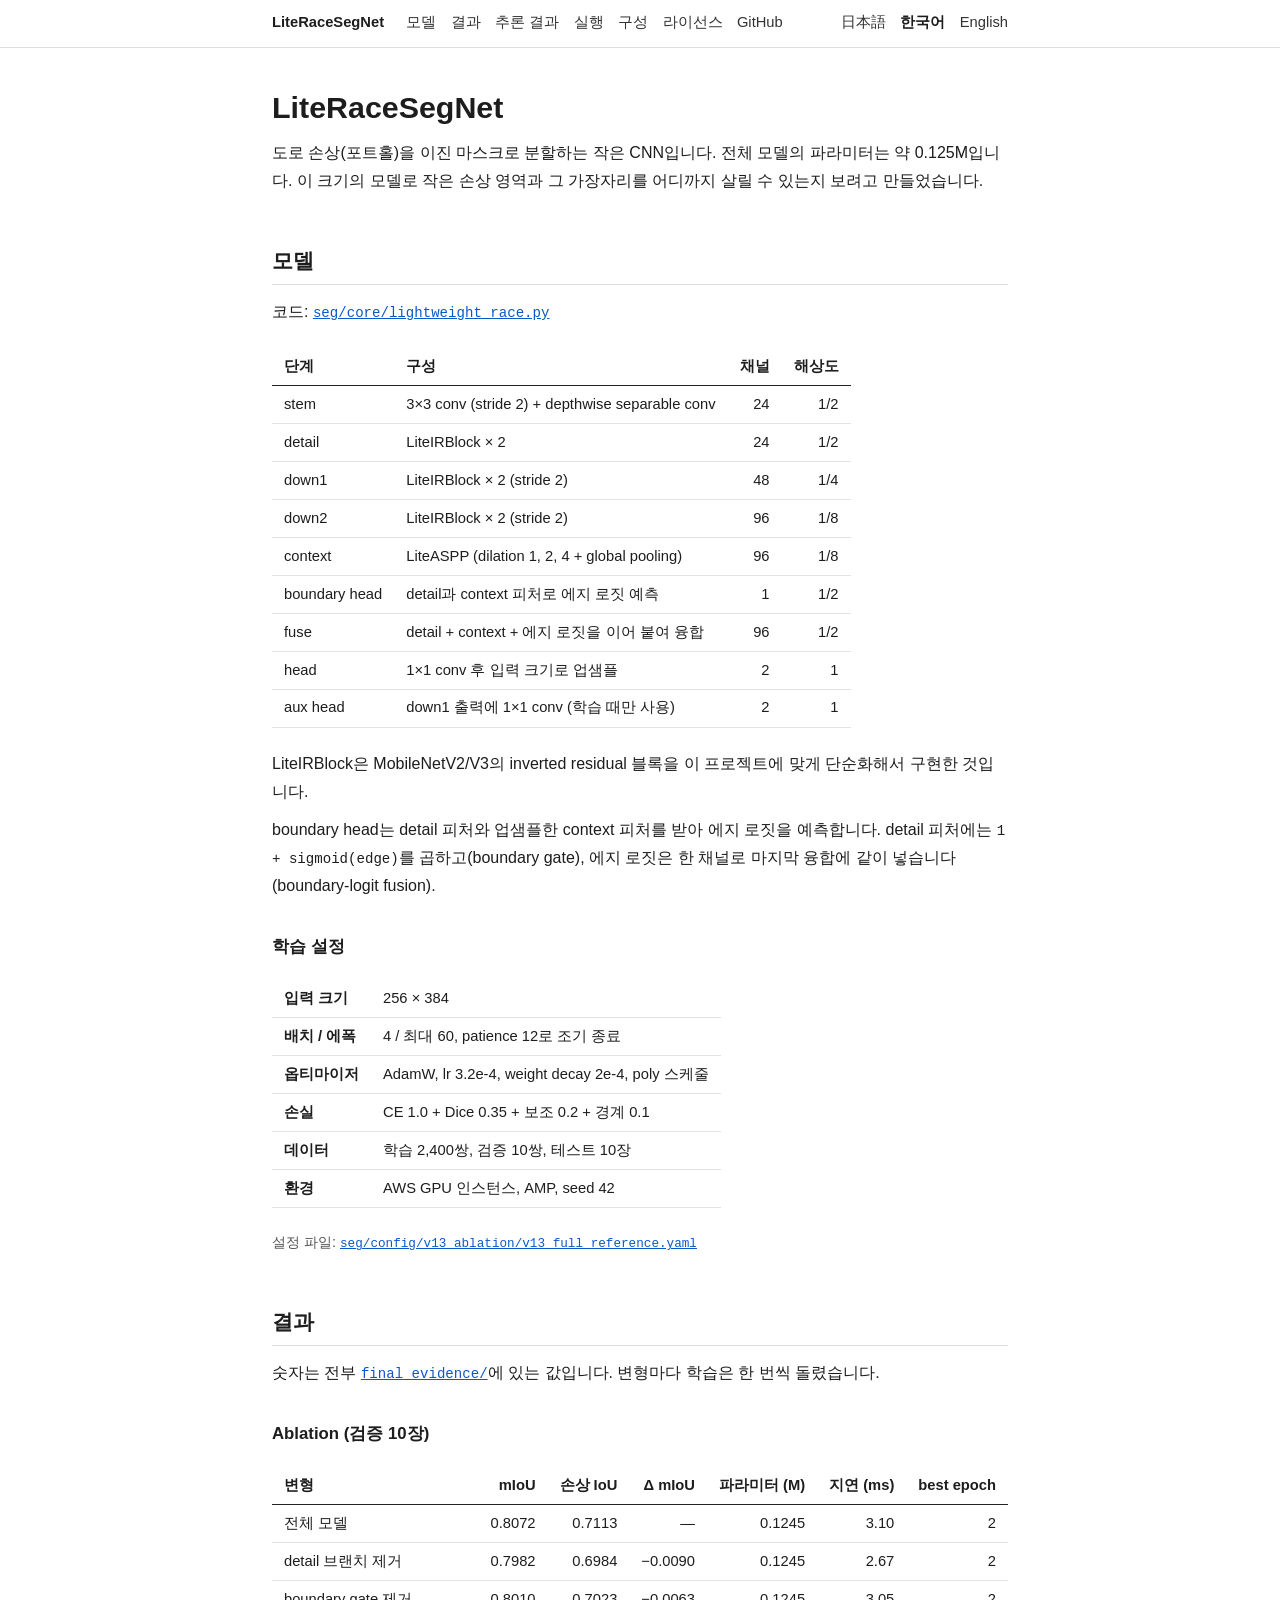
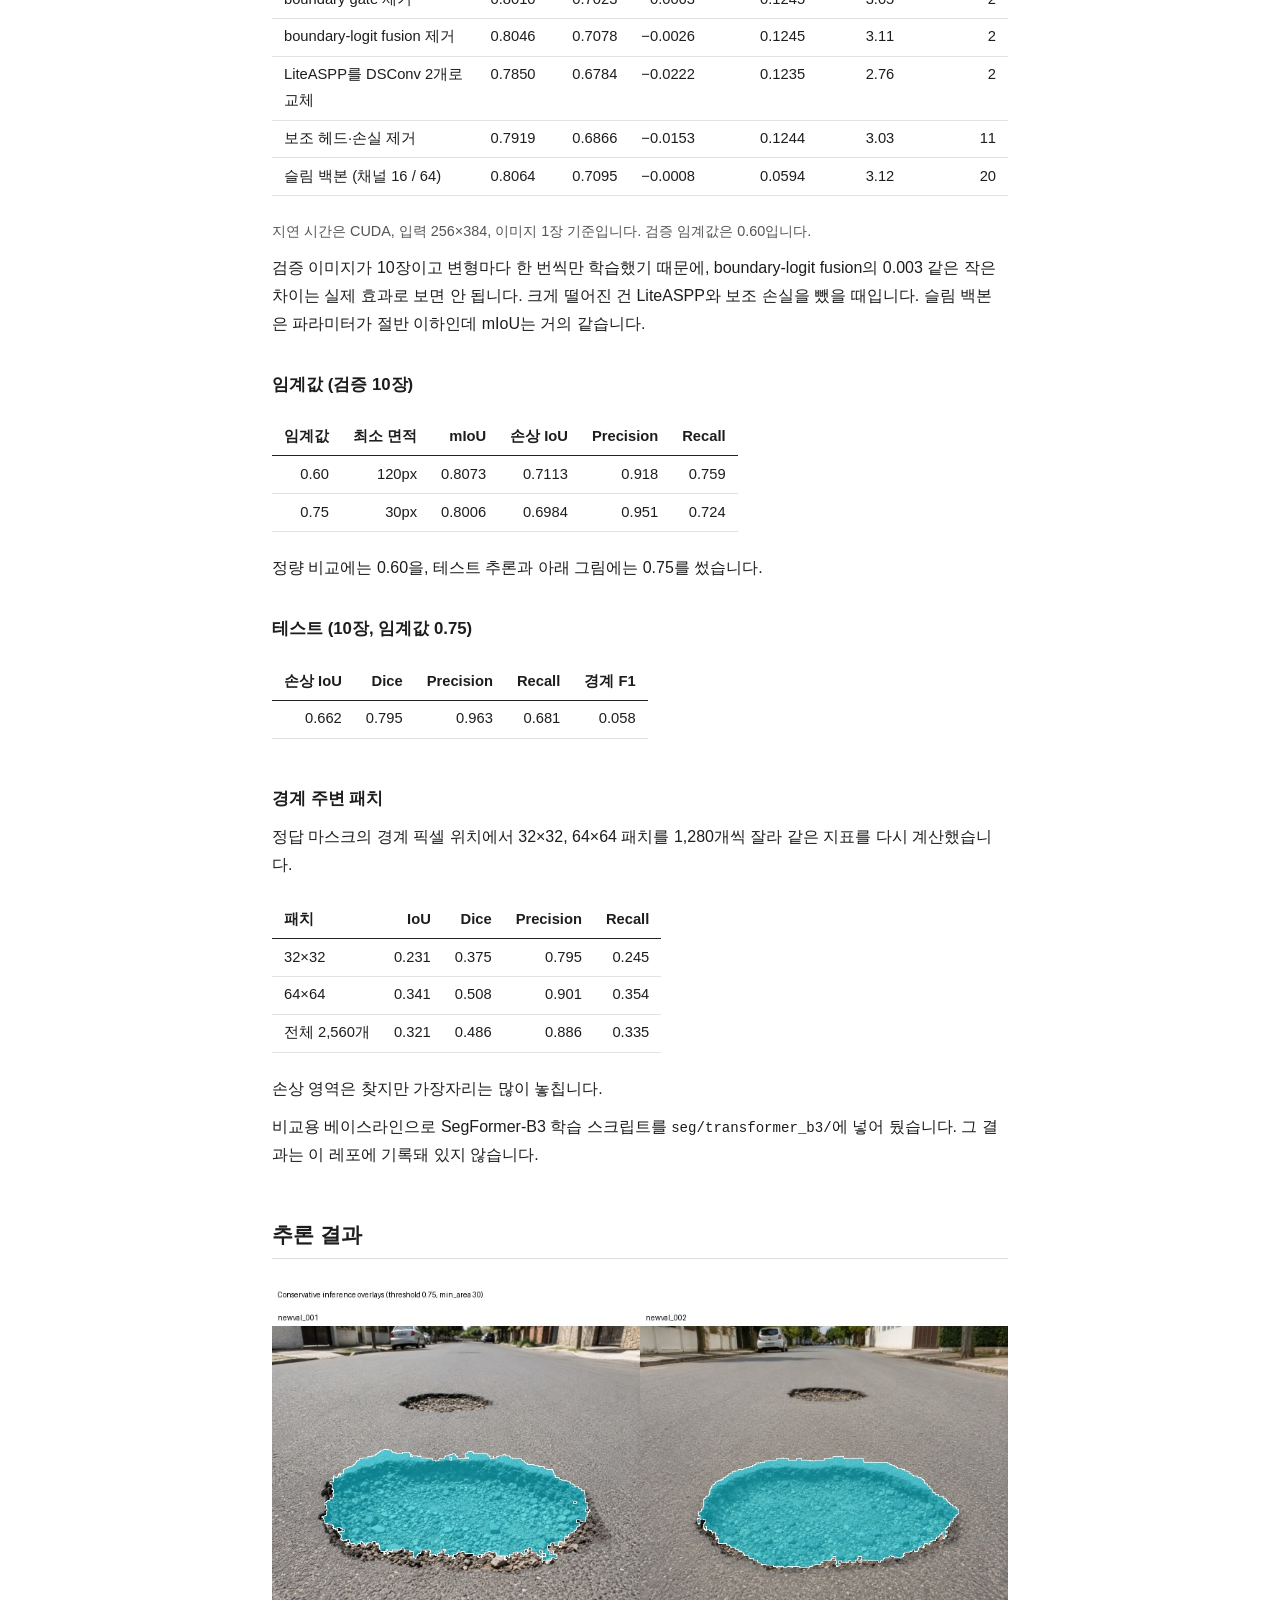
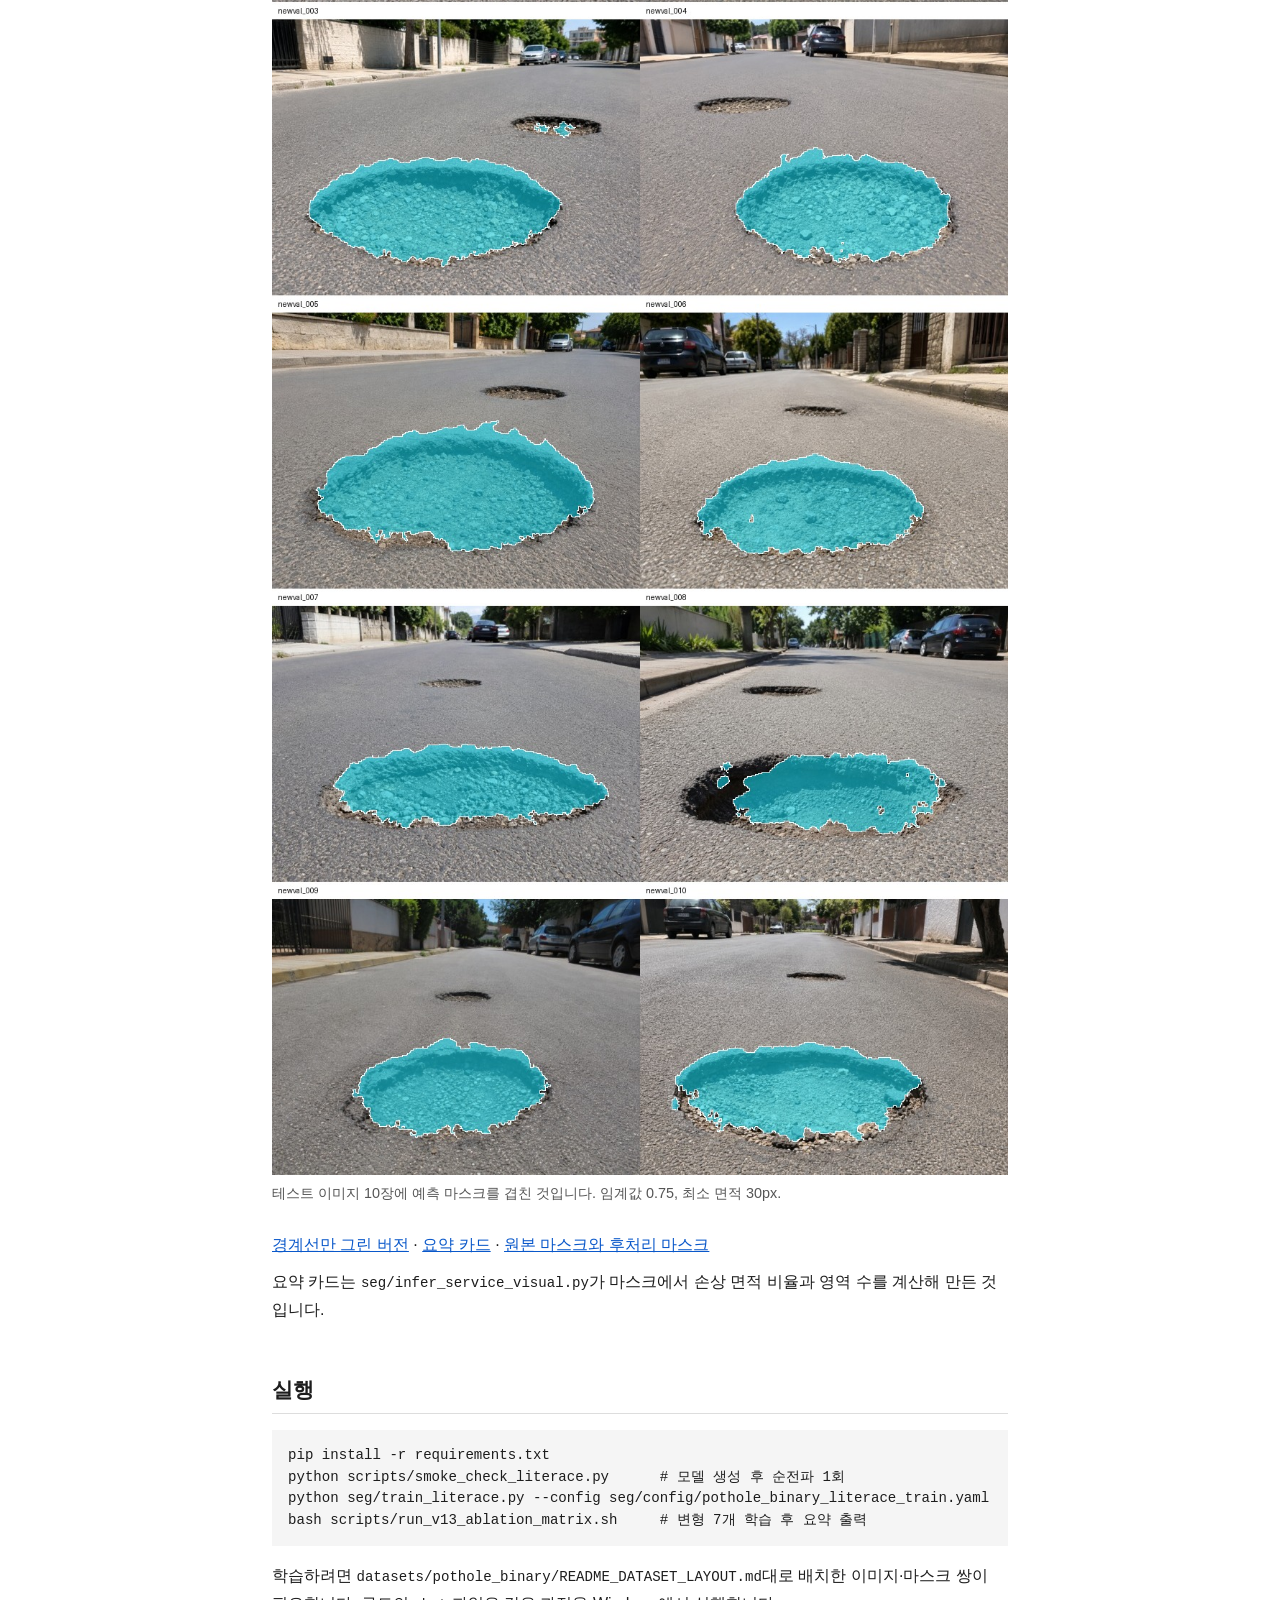
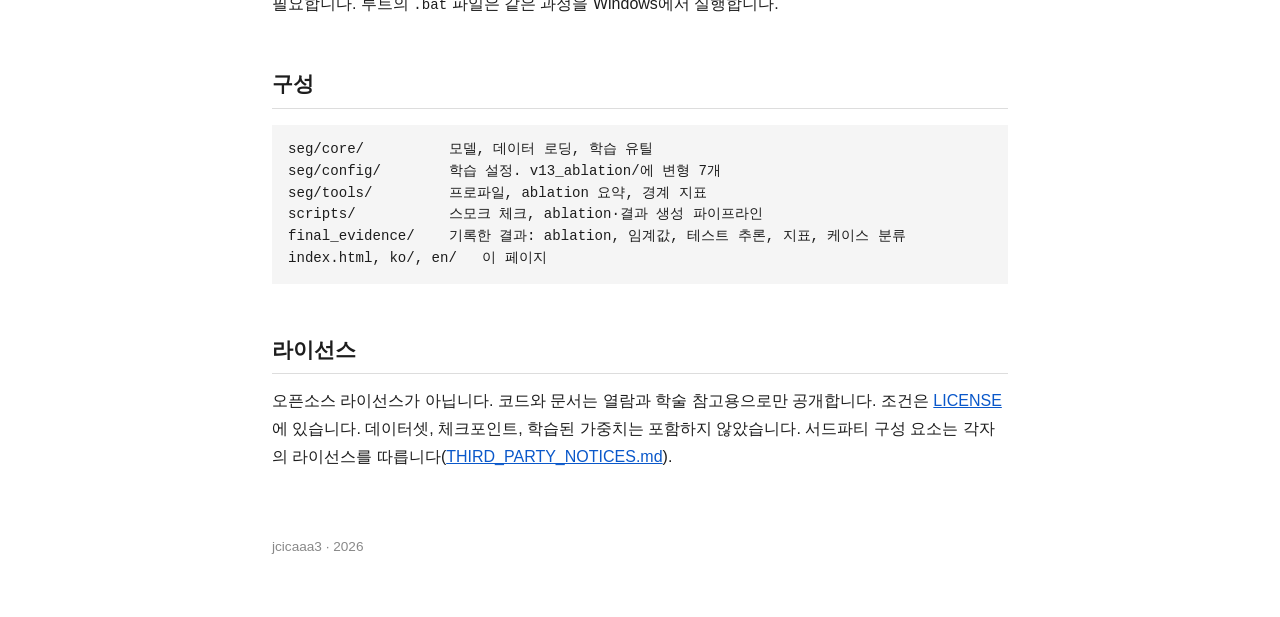
<file: ko/index.html>
<!DOCTYPE html>
<html lang="ko">
<head>
<meta charset="utf-8">
<meta name="viewport" content="width=device-width, initial-scale=1">
<title>LiteRaceSegNet</title>
<meta name="description" content="도로 포트홀을 픽셀 단위로 분할하는 작은 CNN. 파라미터 약 0.125M.">
<link rel="alternate" hreflang="ja" href="../">
<link rel="alternate" hreflang="en" href="../en/">
<link rel="stylesheet" href="../assets/style.css?v=3">
</head>
<body>

<header class="site-header">
<div class="bar">
<a class="name" href="./">LiteRaceSegNet</a>
<nav class="menu">
<a href="#model">모델</a>
<a href="#results">결과</a>
<a href="#samples">추론 결과</a>
<a href="#run">실행</a>
<a href="#layout">구성</a>
<a href="#license">라이선스</a>
<a href="https://github.com/jcicaaa3-cloud/LiteRaceSegNet-FINAL-">GitHub</a>
</nav>
<nav class="lang">
<a href="../" hreflang="ja">日本語</a>
<span aria-current="page">한국어</span>
<a href="../en/" hreflang="en">English</a>
</nav>
</div>
</header>

<main>

<div class="intro">
<h1>LiteRaceSegNet</h1>
<p>도로 손상(포트홀)을 이진 마스크로 분할하는 작은 CNN입니다. 전체 모델의 파라미터는 약 0.125M입니다. 이 크기의 모델로 작은 손상 영역과 그 가장자리를 어디까지 살릴 수 있는지 보려고 만들었습니다.</p>
</div>

<h2 id="model">모델</h2>
<p>코드: <a href="https://github.com/jcicaaa3-cloud/LiteRaceSegNet-FINAL-/blob/main/seg/core/lightweight_race.py"><code>seg/core/lightweight_race.py</code></a></p>

<div class="table-wrap">
<table>
<thead><tr><th>단계</th><th>구성</th><th class="num">채널</th><th class="num">해상도</th></tr></thead>
<tbody>
<tr><td>stem</td><td>3×3 conv (stride 2) + depthwise separable conv</td><td class="num">24</td><td class="num">1/2</td></tr>
<tr><td>detail</td><td>LiteIRBlock × 2</td><td class="num">24</td><td class="num">1/2</td></tr>
<tr><td>down1</td><td>LiteIRBlock × 2 (stride 2)</td><td class="num">48</td><td class="num">1/4</td></tr>
<tr><td>down2</td><td>LiteIRBlock × 2 (stride 2)</td><td class="num">96</td><td class="num">1/8</td></tr>
<tr><td>context</td><td>LiteASPP (dilation 1, 2, 4 + global pooling)</td><td class="num">96</td><td class="num">1/8</td></tr>
<tr><td>boundary head</td><td>detail과 context 피처로 에지 로짓 예측</td><td class="num">1</td><td class="num">1/2</td></tr>
<tr><td>fuse</td><td>detail + context + 에지 로짓을 이어 붙여 융합</td><td class="num">96</td><td class="num">1/2</td></tr>
<tr><td>head</td><td>1×1 conv 후 입력 크기로 업샘플</td><td class="num">2</td><td class="num">1</td></tr>
<tr><td>aux head</td><td>down1 출력에 1×1 conv (학습 때만 사용)</td><td class="num">2</td><td class="num">1</td></tr>
</tbody>
</table>
</div>

<p>LiteIRBlock은 MobileNetV2/V3의 inverted residual 블록을 이 프로젝트에 맞게 단순화해서 구현한 것입니다.</p>
<p>boundary head는 detail 피처와 업샘플한 context 피처를 받아 에지 로짓을 예측합니다. detail 피처에는 <code>1 + sigmoid(edge)</code>를 곱하고(boundary gate), 에지 로짓은 한 채널로 마지막 융합에 같이 넣습니다(boundary-logit fusion).</p>

<h3>학습 설정</h3>
<div class="table-wrap">
<table>
<tbody>
<tr><th>입력 크기</th><td>256 × 384</td></tr>
<tr><th>배치 / 에폭</th><td>4 / 최대 60, patience 12로 조기 종료</td></tr>
<tr><th>옵티마이저</th><td>AdamW, lr 3.2e-4, weight decay 2e-4, poly 스케줄</td></tr>
<tr><th>손실</th><td>CE 1.0 + Dice 0.35 + 보조 0.2 + 경계 0.1</td></tr>
<tr><th>데이터</th><td>학습 2,400쌍, 검증 10쌍, 테스트 10장</td></tr>
<tr><th>환경</th><td>AWS GPU 인스턴스, AMP, seed 42</td></tr>
</tbody>
</table>
</div>
<p class="small">설정 파일: <a href="https://github.com/jcicaaa3-cloud/LiteRaceSegNet-FINAL-/blob/main/seg/config/v13_ablation/v13_full_reference.yaml"><code>seg/config/v13_ablation/v13_full_reference.yaml</code></a></p>

<h2 id="results">결과</h2>
<p>숫자는 전부 <a href="https://github.com/jcicaaa3-cloud/LiteRaceSegNet-FINAL-/tree/main/final_evidence"><code>final_evidence/</code></a>에 있는 값입니다. 변형마다 학습은 한 번씩 돌렸습니다.</p>

<h3>Ablation (검증 10장)</h3>
<div class="table-wrap">
<table>
<thead><tr><th>변형</th><th class="num">mIoU</th><th class="num">손상 IoU</th><th class="num">Δ mIoU</th><th class="num">파라미터 (M)</th><th class="num">지연 (ms)</th><th class="num">best epoch</th></tr></thead>
<tbody>
<tr><td>전체 모델</td><td class="num">0.8072</td><td class="num">0.7113</td><td class="num">—</td><td class="num">0.1245</td><td class="num">3.10</td><td class="num">2</td></tr>
<tr><td>detail 브랜치 제거</td><td class="num">0.7982</td><td class="num">0.6984</td><td class="num">−0.0090</td><td class="num">0.1245</td><td class="num">2.67</td><td class="num">2</td></tr>
<tr><td>boundary gate 제거</td><td class="num">0.8010</td><td class="num">0.7023</td><td class="num">−0.0063</td><td class="num">0.1245</td><td class="num">3.05</td><td class="num">2</td></tr>
<tr><td>boundary-logit fusion 제거</td><td class="num">0.8046</td><td class="num">0.7078</td><td class="num">−0.0026</td><td class="num">0.1245</td><td class="num">3.11</td><td class="num">2</td></tr>
<tr><td>LiteASPP를 DSConv 2개로 교체</td><td class="num">0.7850</td><td class="num">0.6784</td><td class="num">−0.0222</td><td class="num">0.1235</td><td class="num">2.76</td><td class="num">2</td></tr>
<tr><td>보조 헤드·손실 제거</td><td class="num">0.7919</td><td class="num">0.6866</td><td class="num">−0.0153</td><td class="num">0.1244</td><td class="num">3.03</td><td class="num">11</td></tr>
<tr><td>슬림 백본 (채널 16 / 64)</td><td class="num">0.8064</td><td class="num">0.7095</td><td class="num">−0.0008</td><td class="num">0.0594</td><td class="num">3.12</td><td class="num">20</td></tr>
</tbody>
</table>
</div>
<p class="small">지연 시간은 CUDA, 입력 256×384, 이미지 1장 기준입니다. 검증 임계값은 0.60입니다.</p>
<p>검증 이미지가 10장이고 변형마다 한 번씩만 학습했기 때문에, boundary-logit fusion의 0.003 같은 작은 차이는 실제 효과로 보면 안 됩니다. 크게 떨어진 건 LiteASPP와 보조 손실을 뺐을 때입니다. 슬림 백본은 파라미터가 절반 이하인데 mIoU는 거의 같습니다.</p>

<h3>임계값 (검증 10장)</h3>
<div class="table-wrap">
<table>
<thead><tr><th class="num">임계값</th><th class="num">최소 면적</th><th class="num">mIoU</th><th class="num">손상 IoU</th><th class="num">Precision</th><th class="num">Recall</th></tr></thead>
<tbody>
<tr><td class="num">0.60</td><td class="num">120px</td><td class="num">0.8073</td><td class="num">0.7113</td><td class="num">0.918</td><td class="num">0.759</td></tr>
<tr><td class="num">0.75</td><td class="num">30px</td><td class="num">0.8006</td><td class="num">0.6984</td><td class="num">0.951</td><td class="num">0.724</td></tr>
</tbody>
</table>
</div>
<p>정량 비교에는 0.60을, 테스트 추론과 아래 그림에는 0.75를 썼습니다.</p>

<h3>테스트 (10장, 임계값 0.75)</h3>
<div class="table-wrap">
<table>
<thead><tr><th class="num">손상 IoU</th><th class="num">Dice</th><th class="num">Precision</th><th class="num">Recall</th><th class="num">경계 F1</th></tr></thead>
<tbody>
<tr><td class="num">0.662</td><td class="num">0.795</td><td class="num">0.963</td><td class="num">0.681</td><td class="num">0.058</td></tr>
</tbody>
</table>
</div>

<h3>경계 주변 패치</h3>
<p>정답 마스크의 경계 픽셀 위치에서 32×32, 64×64 패치를 1,280개씩 잘라 같은 지표를 다시 계산했습니다.</p>
<div class="table-wrap">
<table>
<thead><tr><th>패치</th><th class="num">IoU</th><th class="num">Dice</th><th class="num">Precision</th><th class="num">Recall</th></tr></thead>
<tbody>
<tr><td>32×32</td><td class="num">0.231</td><td class="num">0.375</td><td class="num">0.795</td><td class="num">0.245</td></tr>
<tr><td>64×64</td><td class="num">0.341</td><td class="num">0.508</td><td class="num">0.901</td><td class="num">0.354</td></tr>
<tr><td>전체 2,560개</td><td class="num">0.321</td><td class="num">0.486</td><td class="num">0.886</td><td class="num">0.335</td></tr>
</tbody>
</table>
</div>
<p>손상 영역은 찾지만 가장자리는 많이 놓칩니다.</p>
<p>비교용 베이스라인으로 SegFormer-B3 학습 스크립트를 <code>seg/transformer_b3/</code>에 넣어 뒀습니다. 그 결과는 이 레포에 기록돼 있지 않습니다.</p>

<h2 id="samples">추론 결과</h2>
<figure>
<img src="../docs/assets/v13/service_overlays_sheet_10_samples.jpg" alt="테스트 이미지 10장에 예측 마스크를 겹친 그림" width="1024" height="2076">
<figcaption>테스트 이미지 10장에 예측 마스크를 겹친 것입니다. 임계값 0.75, 최소 면적 30px.</figcaption>
</figure>
<p><a href="../docs/assets/v13/service_boundaries_sheet_10_samples.jpg">경계선만 그린 버전</a> · <a href="../docs/assets/v13/service_cards_sheet_10_samples.jpg">요약 카드</a> · <a href="https://github.com/jcicaaa3-cloud/LiteRaceSegNet-FINAL-/tree/main/final_evidence/03_test_inference">원본 마스크와 후처리 마스크</a></p>
<p>요약 카드는 <code>seg/infer_service_visual.py</code>가 마스크에서 손상 면적 비율과 영역 수를 계산해 만든 것입니다.</p>

<h2 id="run">실행</h2>
<pre>pip install -r requirements.txt
python scripts/smoke_check_literace.py      # 모델 생성 후 순전파 1회
python seg/train_literace.py --config seg/config/pothole_binary_literace_train.yaml
bash scripts/run_v13_ablation_matrix.sh     # 변형 7개 학습 후 요약 출력</pre>
<p>학습하려면 <code>datasets/pothole_binary/README_DATASET_LAYOUT.md</code>대로 배치한 이미지·마스크 쌍이 필요합니다. 루트의 <code>.bat</code> 파일은 같은 과정을 Windows에서 실행합니다.</p>

<h2 id="layout">구성</h2>
<pre>seg/core/          모델, 데이터 로딩, 학습 유틸
seg/config/        학습 설정. v13_ablation/에 변형 7개
seg/tools/         프로파일, ablation 요약, 경계 지표
scripts/           스모크 체크, ablation·결과 생성 파이프라인
final_evidence/    기록한 결과: ablation, 임계값, 테스트 추론, 지표, 케이스 분류
index.html, ko/, en/   이 페이지</pre>

<h2 id="license">라이선스</h2>
<p>오픈소스 라이선스가 아닙니다. 코드와 문서는 열람과 학술 참고용으로만 공개합니다. 조건은 <a href="https://github.com/jcicaaa3-cloud/LiteRaceSegNet-FINAL-/blob/main/LICENSE">LICENSE</a>에 있습니다. 데이터셋, 체크포인트, 학습된 가중치는 포함하지 않았습니다. 서드파티 구성 요소는 각자의 라이선스를 따릅니다(<a href="https://github.com/jcicaaa3-cloud/LiteRaceSegNet-FINAL-/blob/main/THIRD_PARTY_NOTICES.md">THIRD_PARTY_NOTICES.md</a>).</p>

</main>

<footer>
<p>jcicaaa3 · 2026</p>
</footer>

</body>
</html>
</file>
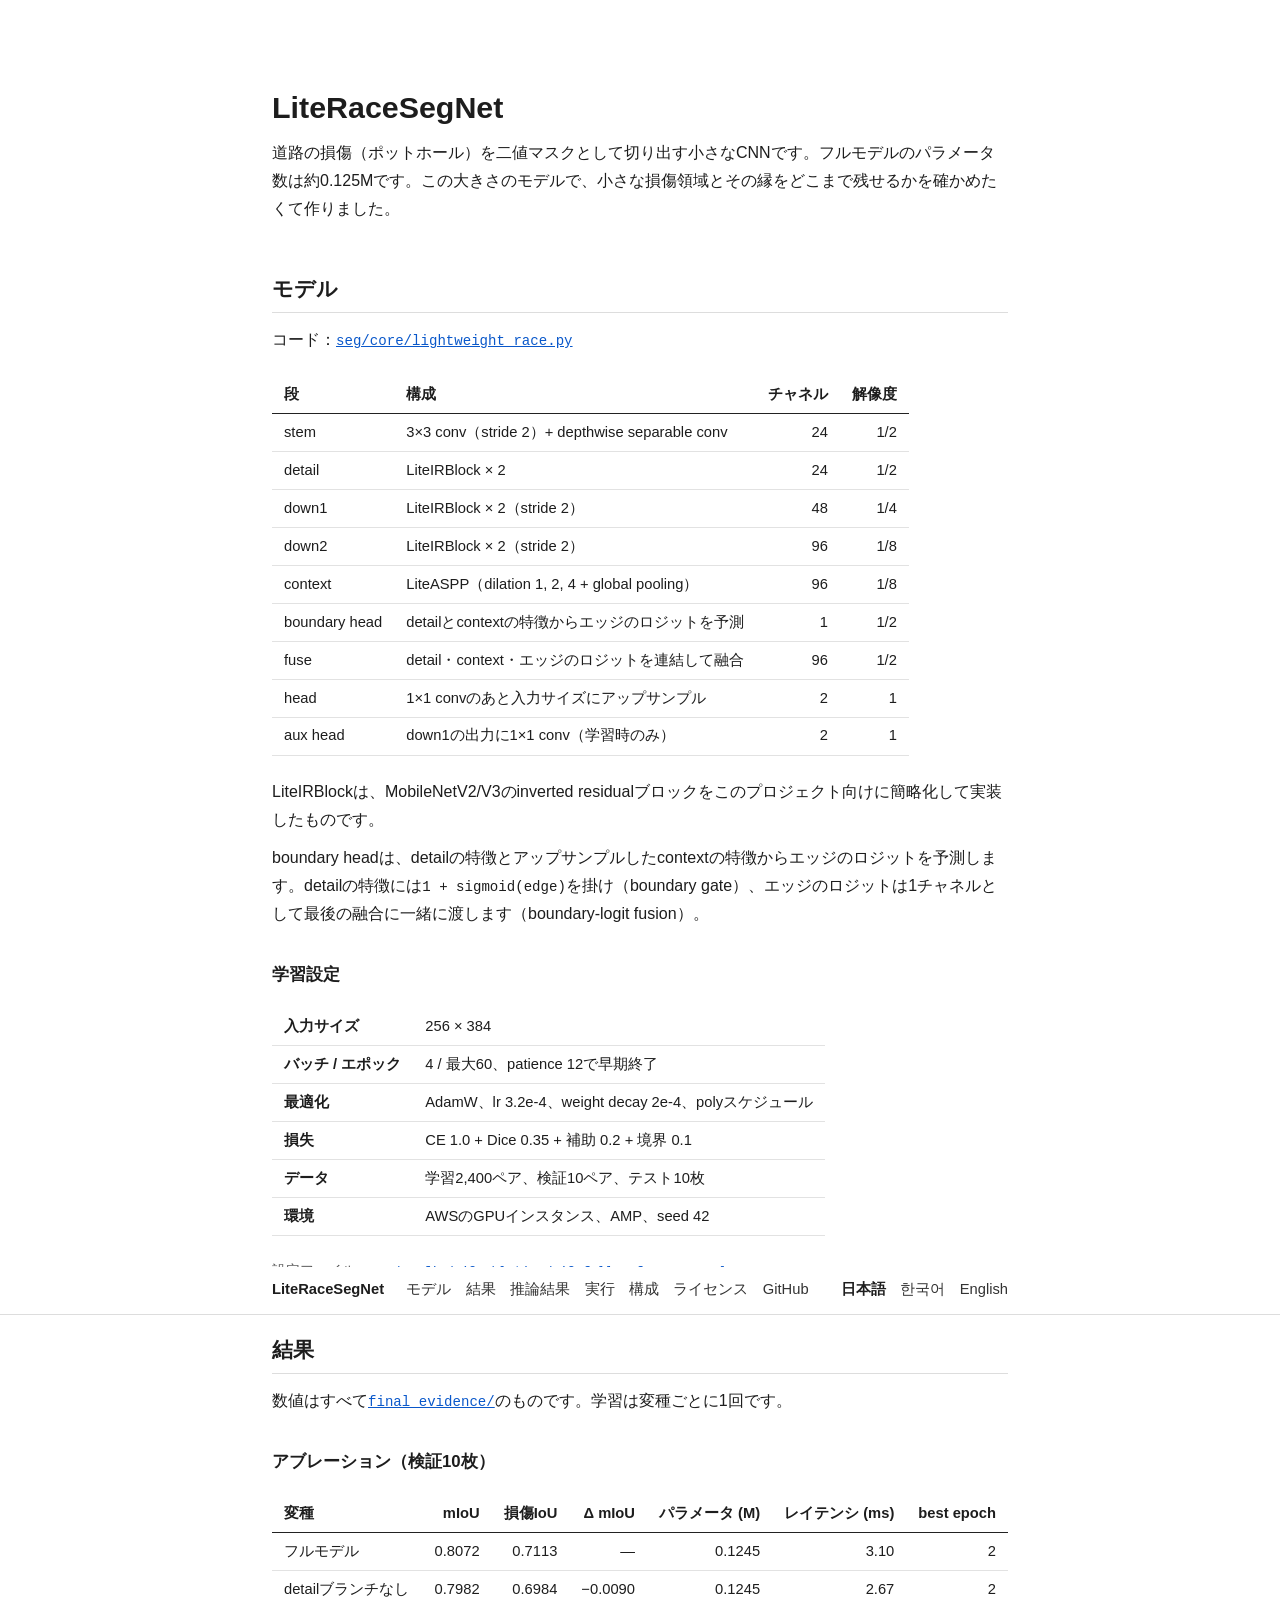
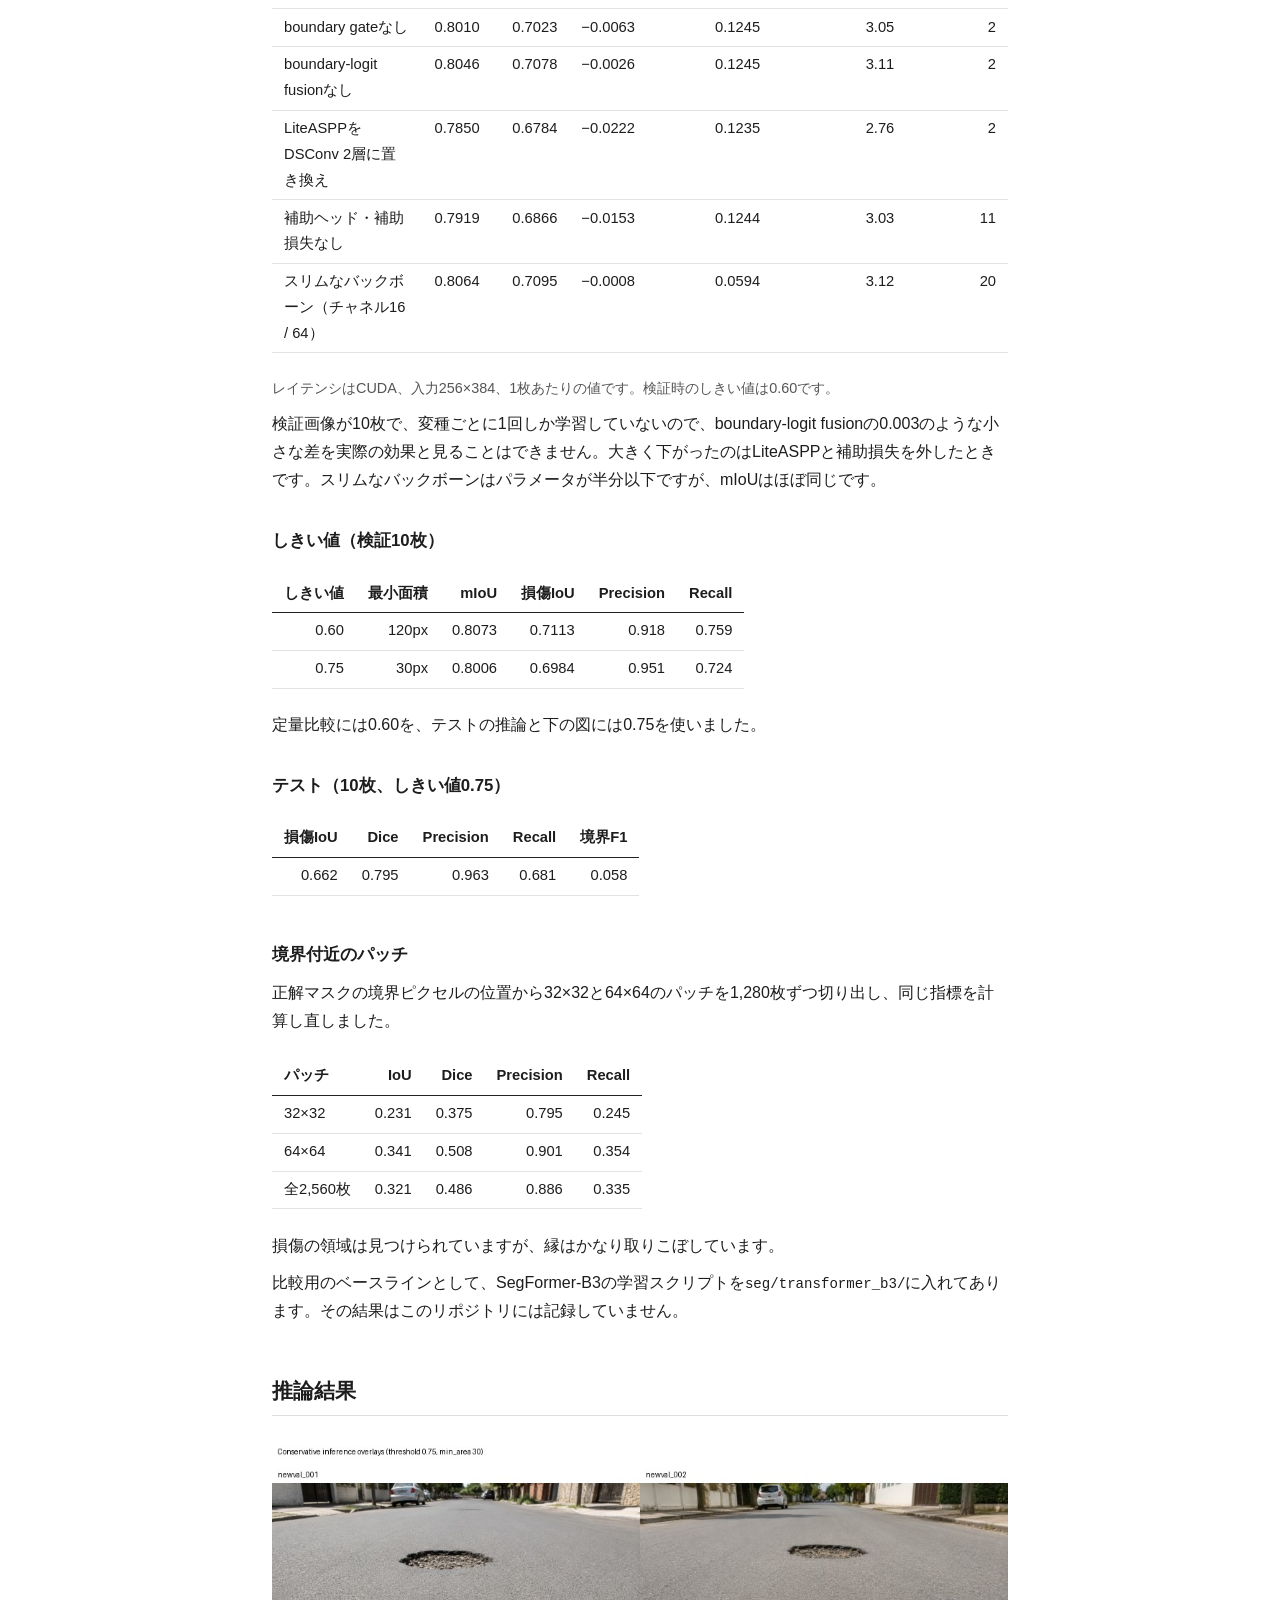
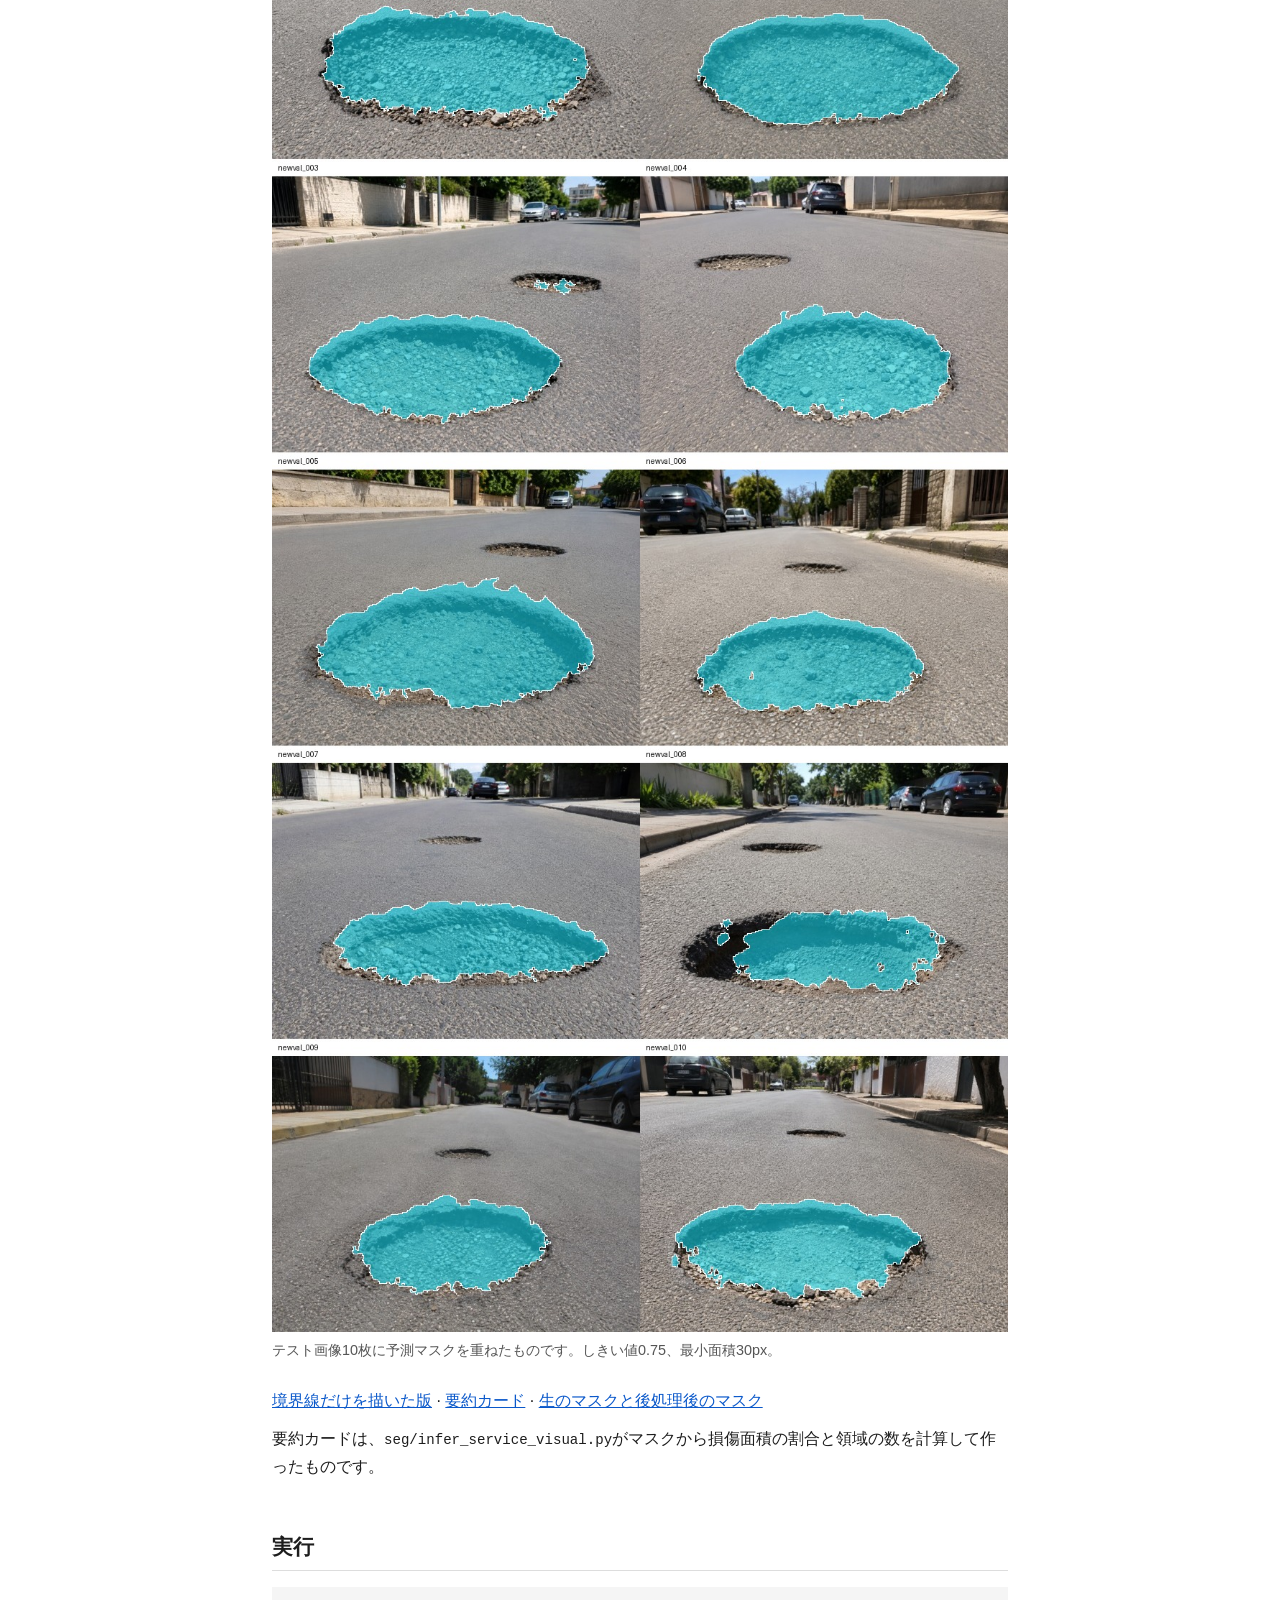
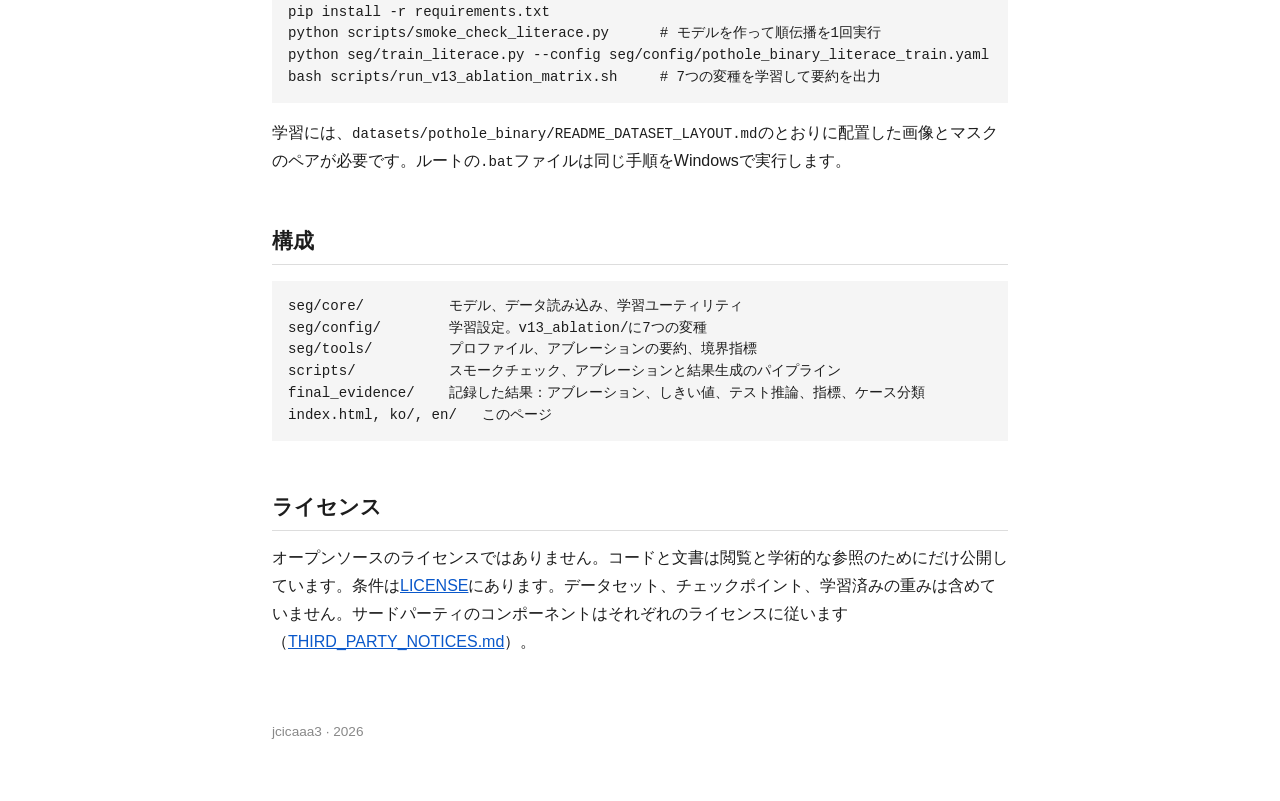
<file: pages/demo.html>
<!DOCTYPE html>
<meta charset="utf-8">
<title>LiteRaceSegNet</title>
<meta http-equiv="refresh" content="0; url=../#results">
<link rel="canonical" href="../">
<a href="../#results">LiteRaceSegNet</a>
</file>
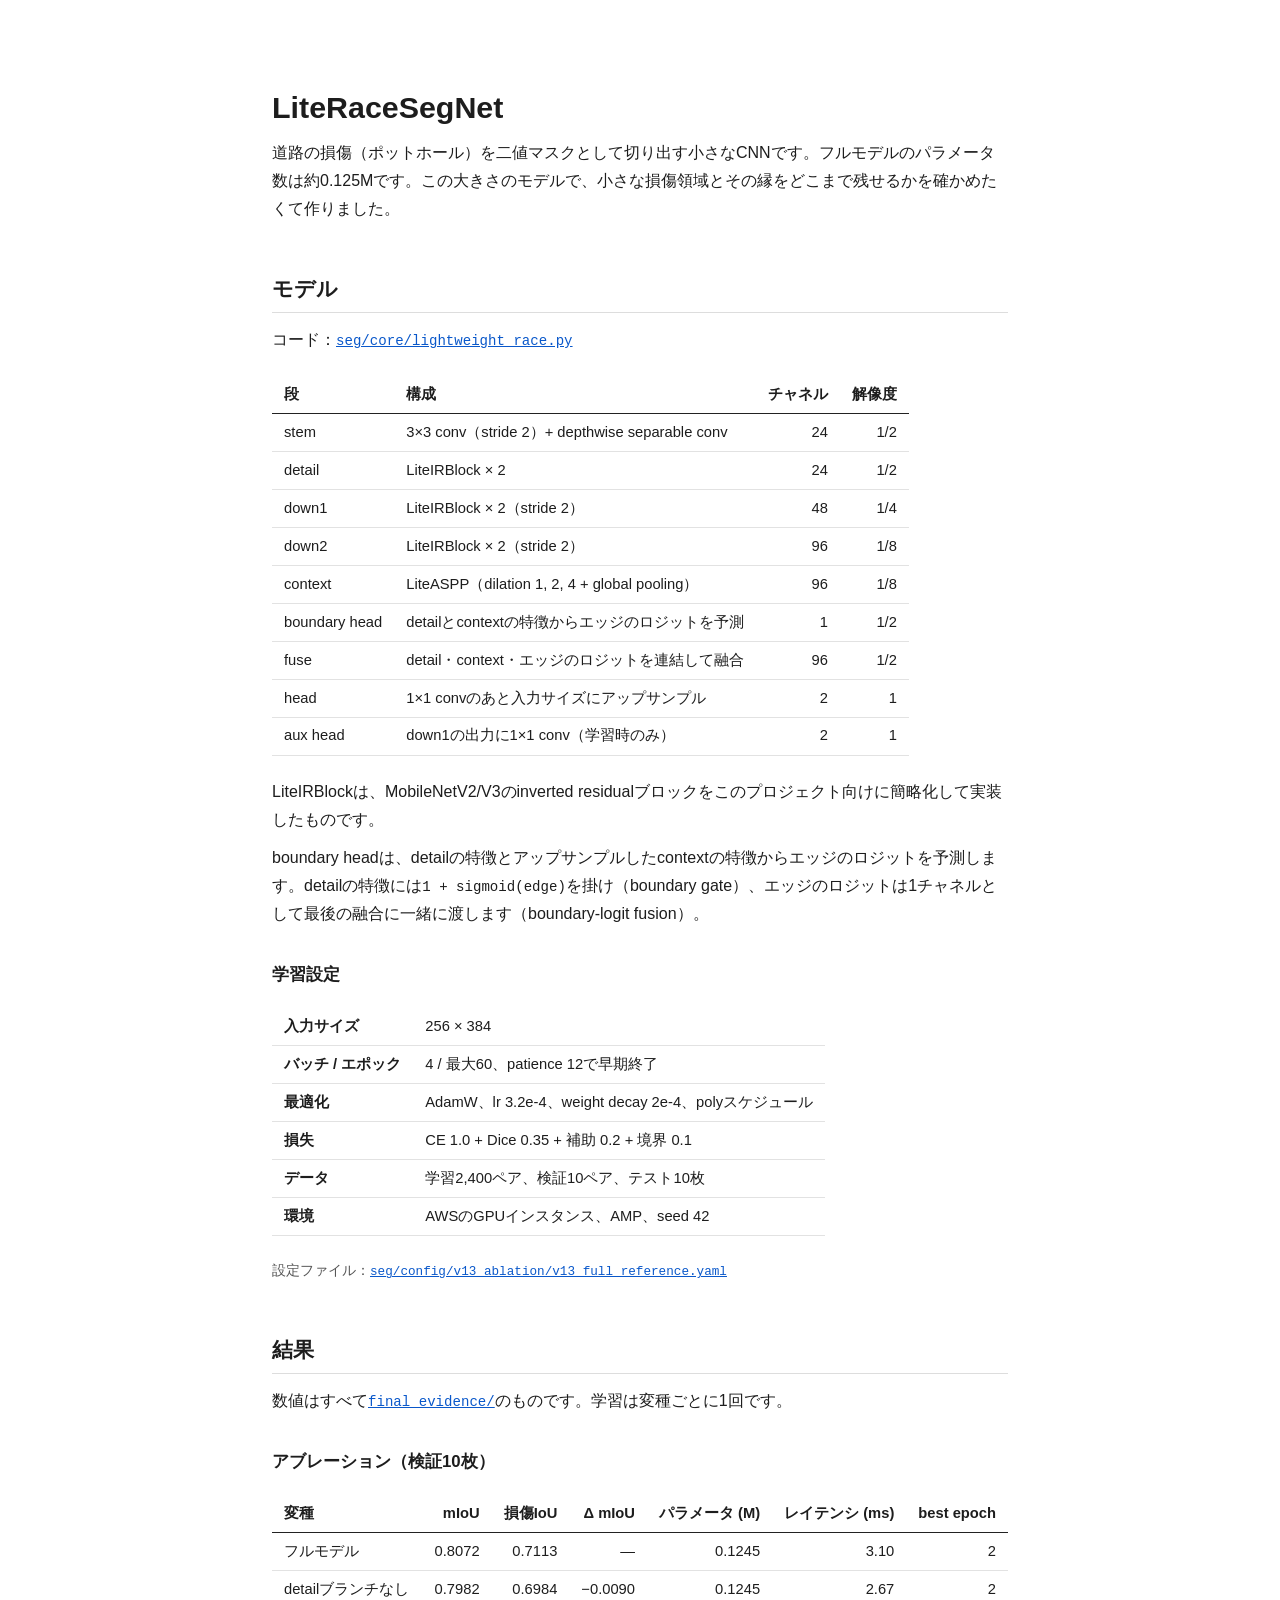
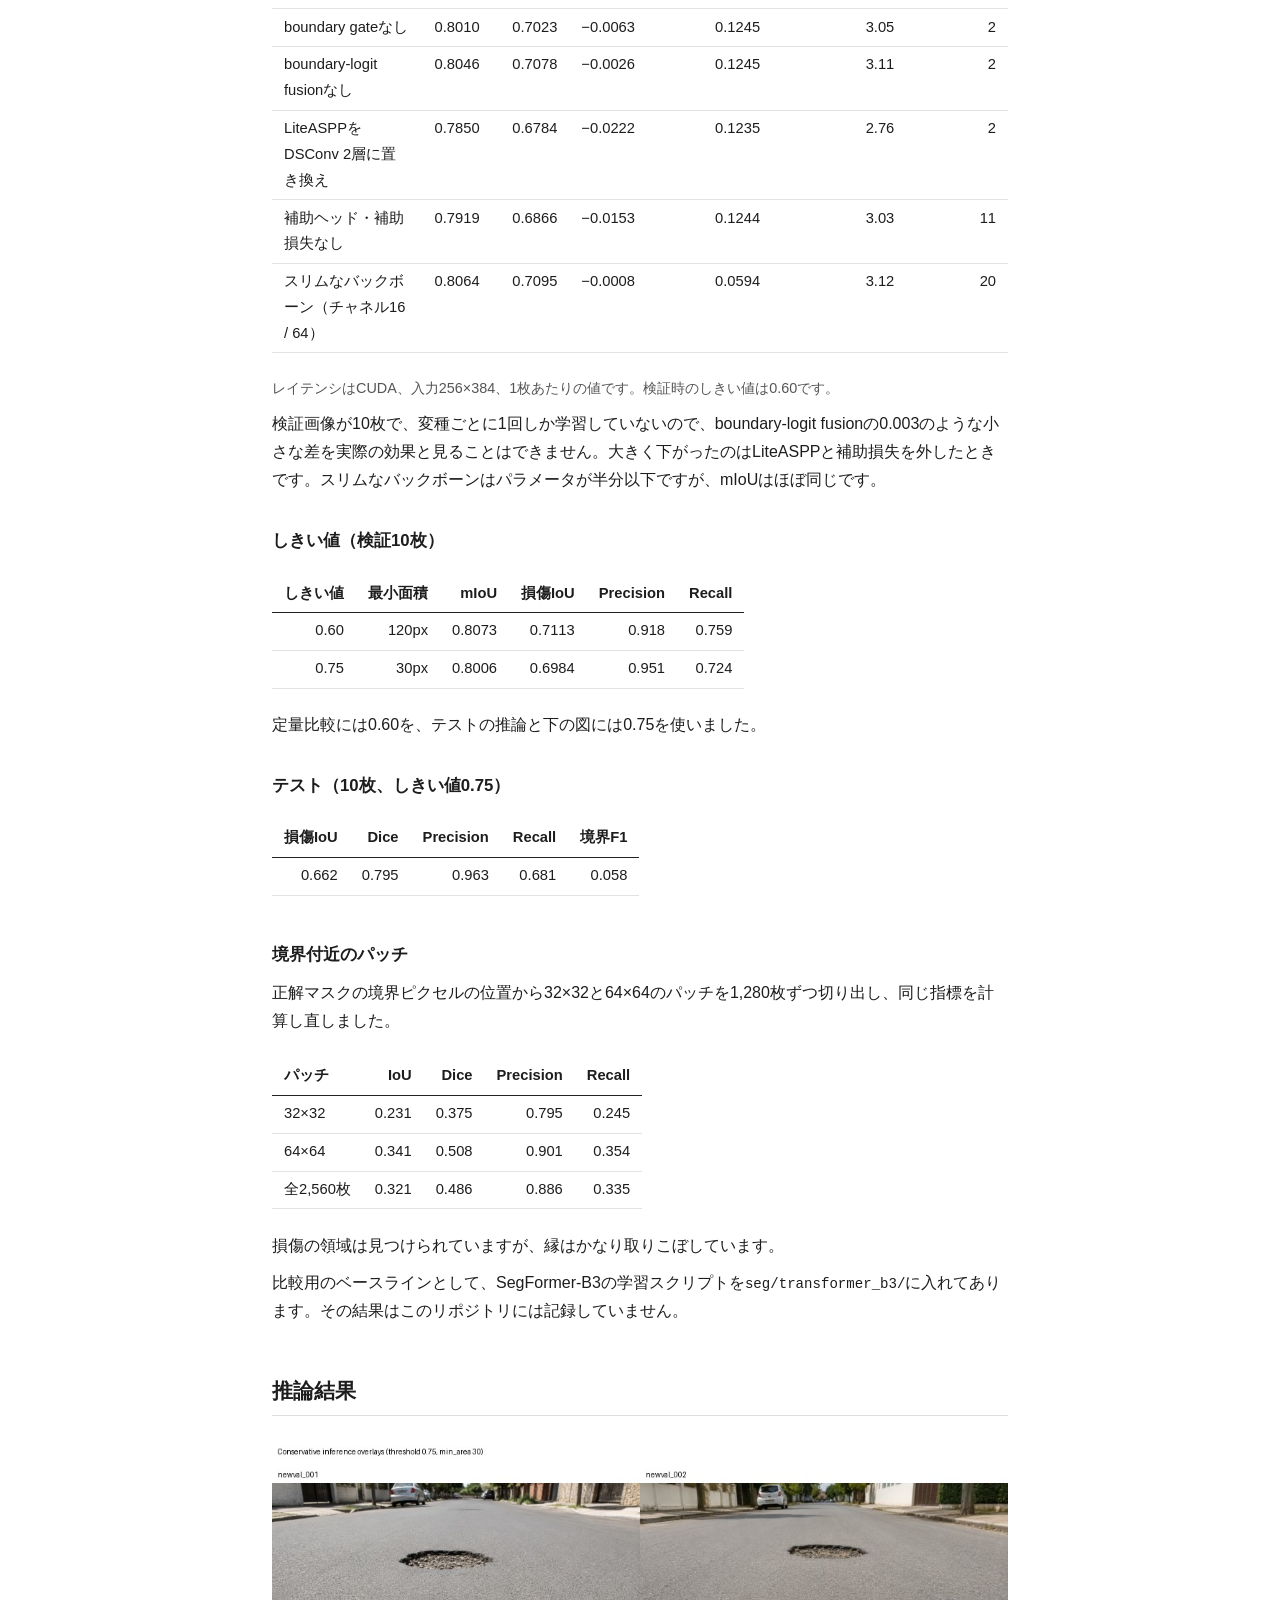
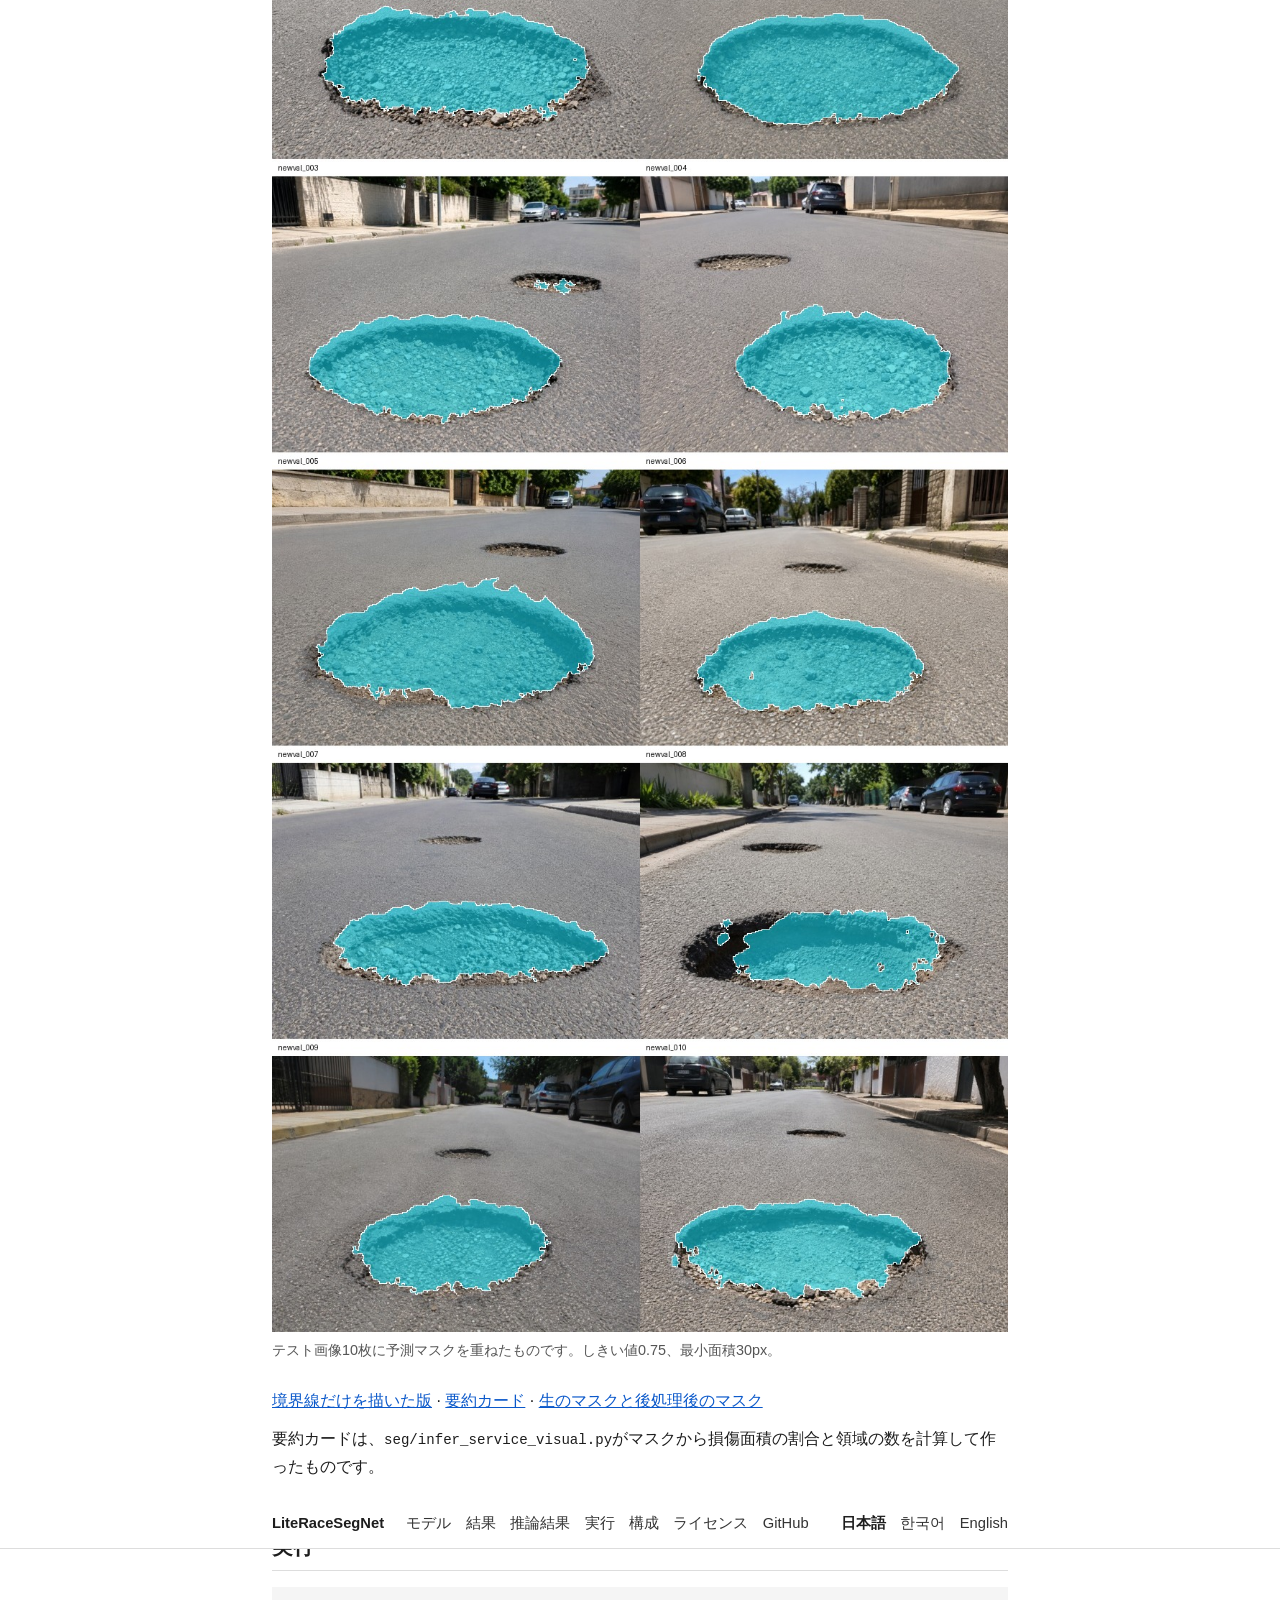
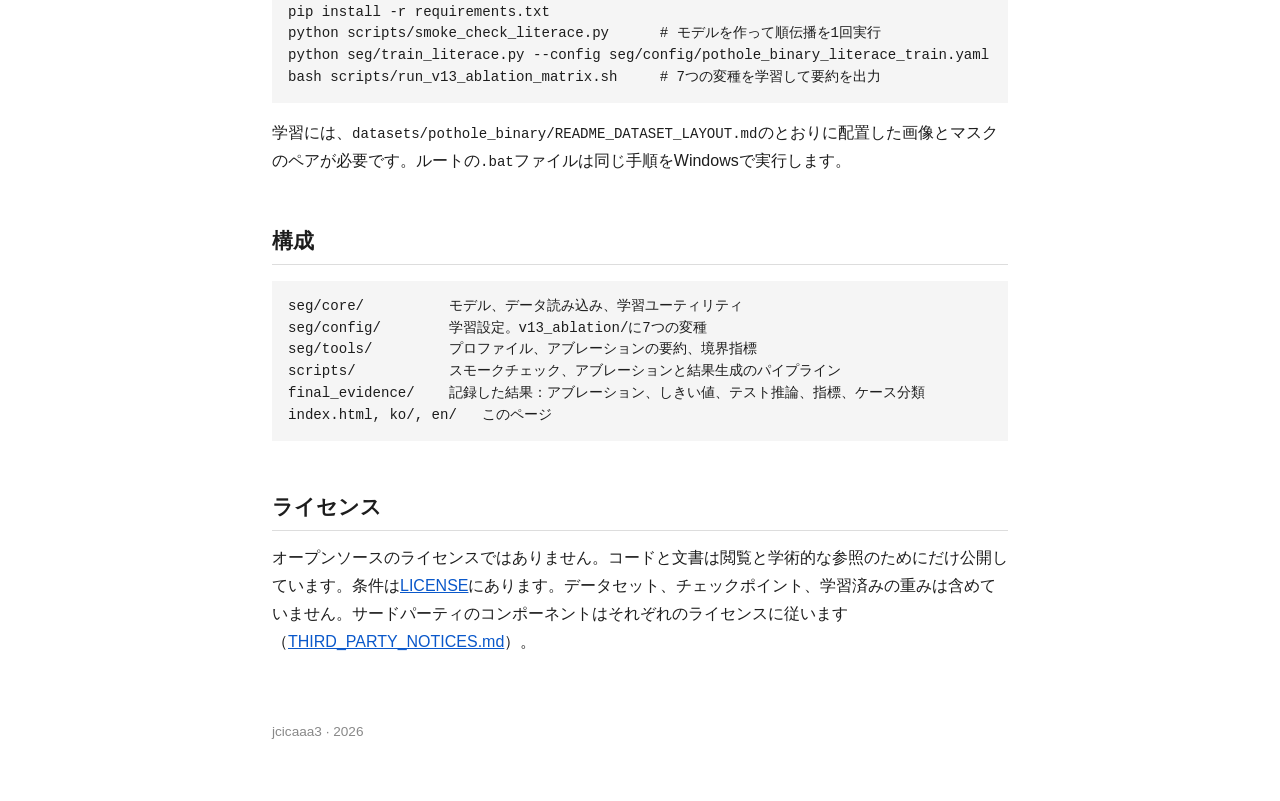
<file: pages/license.html>
<!DOCTYPE html>
<meta charset="utf-8">
<title>LiteRaceSegNet</title>
<meta http-equiv="refresh" content="0; url=../#license">
<link rel="canonical" href="../">
<a href="../#license">LiteRaceSegNet</a>
</file>
<file: assets/style.css>
html {
  -webkit-text-size-adjust: 100%;
}

body {
  margin: 0;
  color: #1d1d1d;
  background: #fff;
  font-family: -apple-system, BlinkMacSystemFont, "Segoe UI", "Hiragino Sans", "Hiragino Kaku Gothic ProN", "Apple SD Gothic Neo", "Noto Sans JP", "Noto Sans KR", "Malgun Gothic", Meiryo, sans-serif;
  font-size: 16px;
  line-height: 1.75;
}

main,
footer {
  max-width: 46rem;
  margin: 0 auto;
  padding: 0 1.25rem;
}

.site-header {
  position: sticky;
  top: 0;
  z-index: 10;
  background: #fff;
  border-bottom: 1px solid #ddd;
}

.bar {
  display: flex;
  flex-wrap: wrap;
  align-items: baseline;
  gap: 0.3rem 1.4rem;
  max-width: 46rem;
  margin: 0 auto;
  padding: 0.65rem 1.25rem;
  font-size: 0.92rem;
}

.bar .name {
  color: #1d1d1d;
  font-weight: 700;
  text-decoration: none;
}

.menu,
.lang {
  display: flex;
  flex-wrap: wrap;
  gap: 0.2rem 0.9rem;
}

.lang {
  margin-left: auto;
  color: #888;
}

.menu a,
.lang a {
  color: #333;
  text-decoration: none;
}

.menu a:hover,
.lang a:hover {
  text-decoration: underline;
}

.lang [aria-current] {
  color: #1d1d1d;
  font-weight: 700;
}

.intro {
  padding-top: 2.5rem;
}

h2,
h3 {
  scroll-margin-top: 4rem;
}

@media (max-width: 640px) {
  .site-header {
    position: static;
  }

  .lang {
    margin-left: 0;
  }
}

h1 {
  margin: 0 0 0.75rem;
  font-size: 1.9rem;
  line-height: 1.3;
}

h2 {
  margin: 3rem 0 0.8rem;
  padding-bottom: 0.3rem;
  border-bottom: 1px solid #ddd;
  font-size: 1.3rem;
}

h3 {
  margin: 2rem 0 0.4rem;
  font-size: 1.05rem;
}

p {
  margin: 0.6rem 0;
}

a {
  color: #0a58ca;
}

.links {
  color: #666;
}

code,
pre {
  font-family: ui-monospace, SFMono-Regular, Menlo, Consolas, monospace;
  font-size: 0.88em;
}

pre {
  margin: 1rem 0;
  padding: 0.9rem 1rem;
  overflow-x: auto;
  background: #f5f5f5;
  line-height: 1.55;
}

.table-wrap {
  overflow-x: auto;
}

table {
  margin: 0.8rem 0;
  border-collapse: collapse;
  font-size: 0.92rem;
}

th,
td {
  padding: 0.35rem 0.75rem;
  border-bottom: 1px solid #e2e2e2;
  text-align: left;
  vertical-align: top;
}

thead th {
  border-bottom: 1px solid #222;
  font-weight: 600;
  white-space: nowrap;
}

.num {
  text-align: right;
  font-variant-numeric: tabular-nums;
  white-space: nowrap;
}

.small {
  color: #555;
  font-size: 0.9rem;
}

figure {
  margin: 1.5rem 0;
}

figure img {
  display: block;
  width: 100%;
  height: auto;
}

figcaption {
  margin-top: 0.4rem;
  color: #555;
  font-size: 0.9rem;
}

footer {
  margin-top: 4rem;
  padding-bottom: 3rem;
  color: #888;
  font-size: 0.85rem;
}

p code,
td code {
  overflow-wrap: anywhere;
}

tbody th {
  white-space: nowrap;
}
</file>
